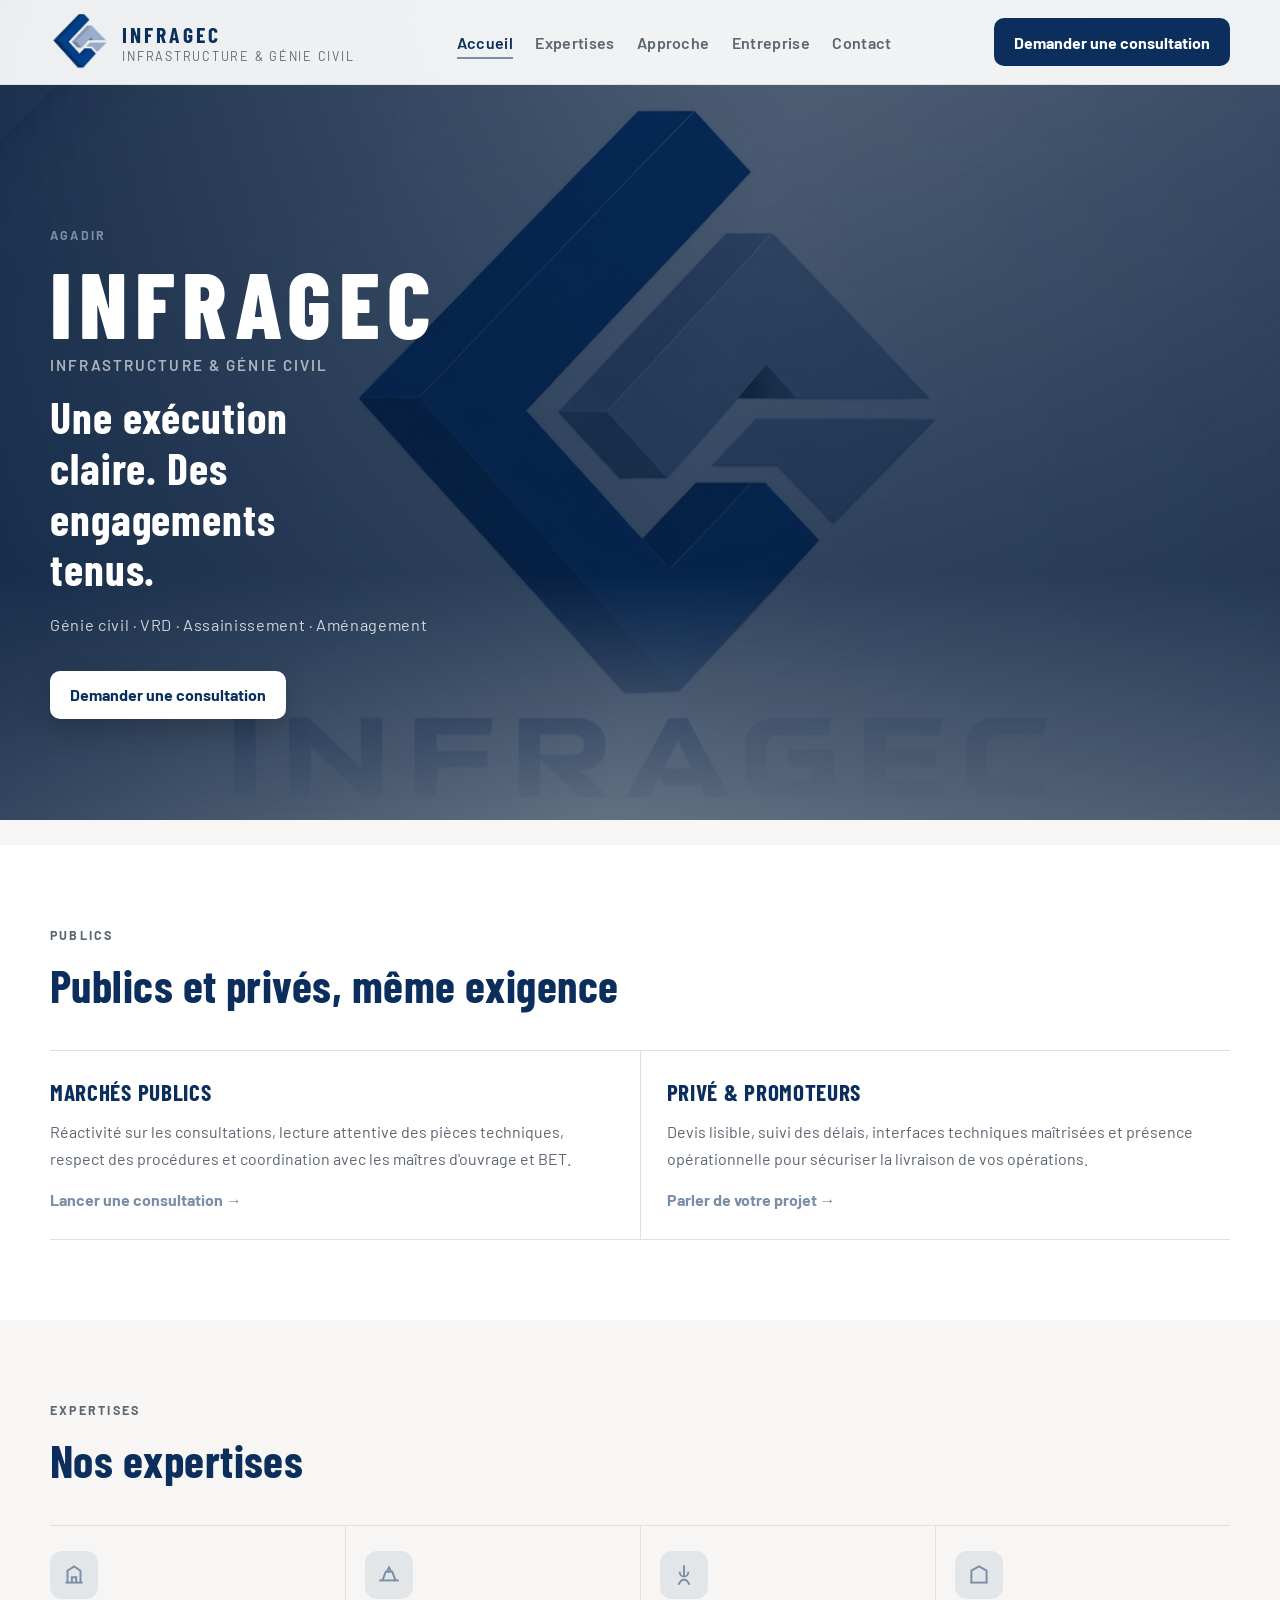
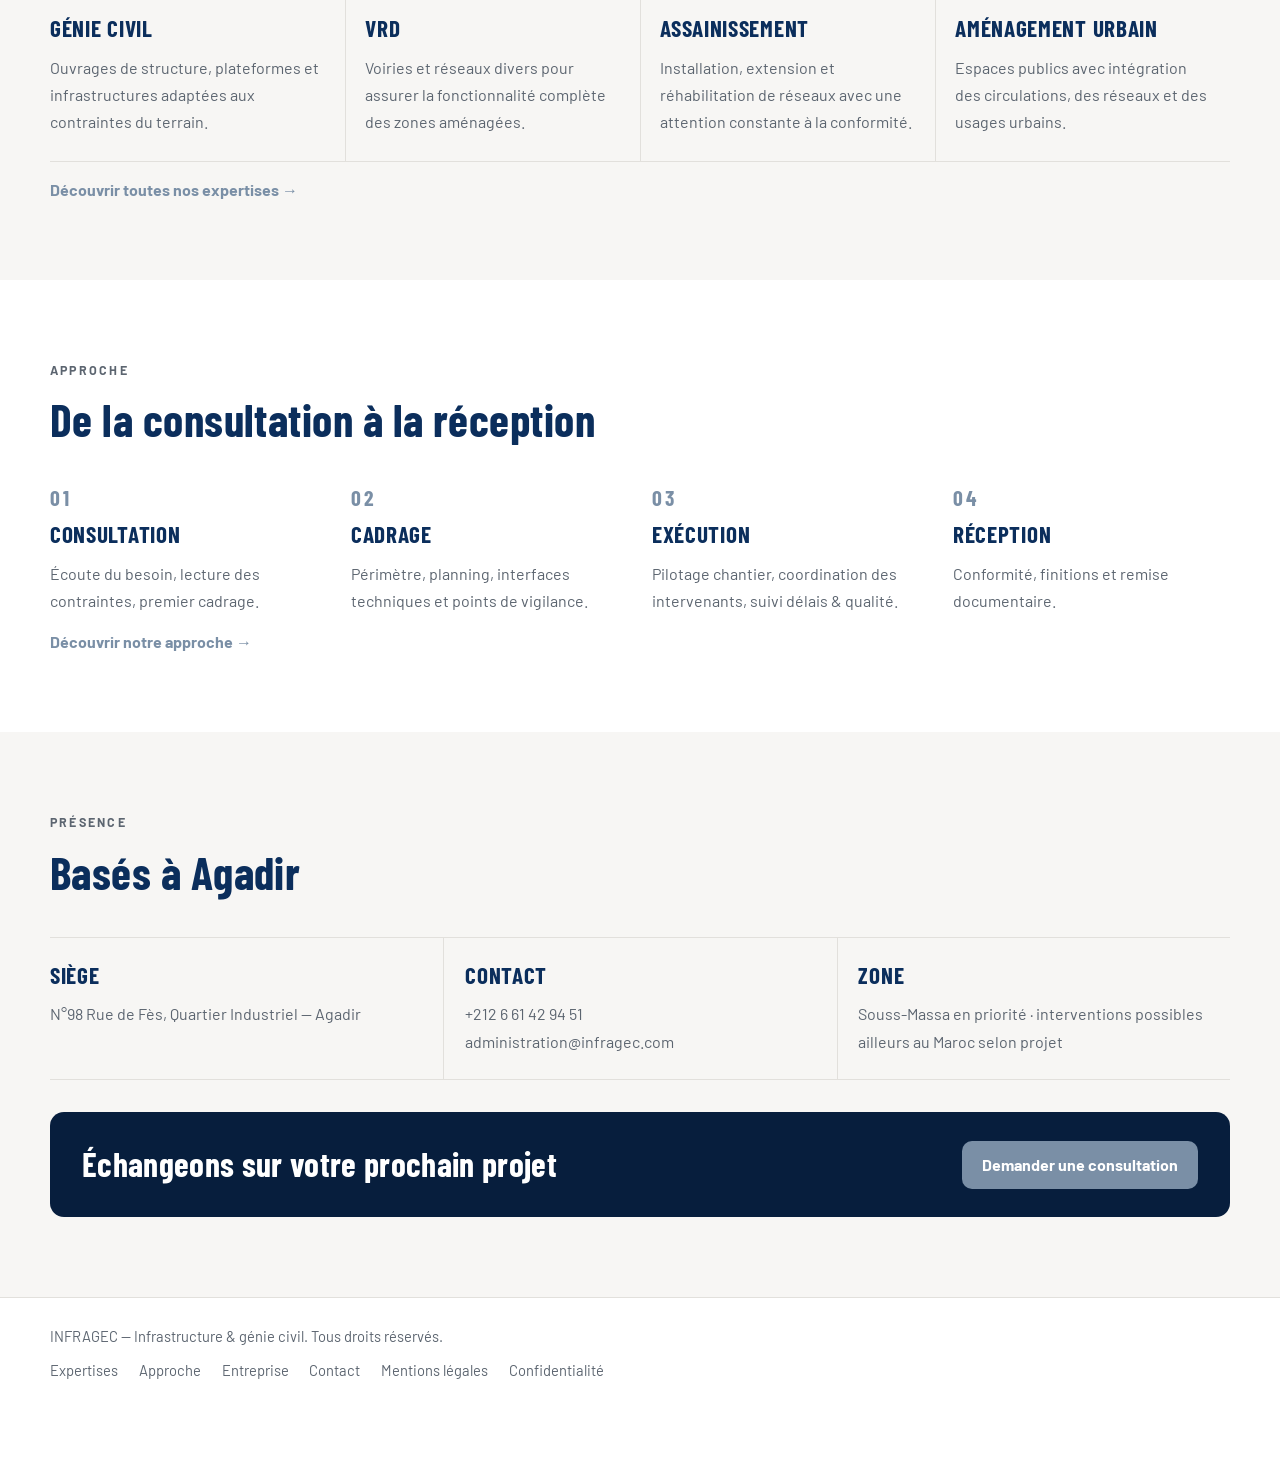
<file: index.html>
<!DOCTYPE html>
<html lang="fr">
  <head>
    <meta charset="UTF-8" />
    <meta name="viewport" content="width=device-width, initial-scale=1.0" />
    <title>INFRAGEC | Infrastructure &amp; génie civil</title>
    <meta
      name="description"
      content="INFRAGEC — Infrastructure & génie civil : une exécution claire, des engagements tenus. Entreprise basée à Agadir, pour maîtres d'ouvrage publics et privés."
    />
    <meta property="og:title" content="INFRAGEC | Infrastructure & génie civil" />
    <meta
      property="og:description"
      content="Une exécution claire, des engagements tenus. Génie civil, VRD, assainissement et aménagement urbain depuis Agadir."
    />
    <meta property="og:type" content="website" />
    <meta property="og:url" content="https://infragec.com/" />
    <meta property="og:image" content="https://infragec.com/Logo%20Infragec.png" />
    <link rel="canonical" href="https://infragec.com/" />
    <link rel="icon" href="/favicon.ico" />
    <link rel="icon" type="image/png" sizes="32x32" href="/favicon-32x32.png" />
    <link rel="icon" type="image/png" sizes="16x16" href="/favicon-16x16.png" />
    <link rel="preconnect" href="https://fonts.googleapis.com" />
    <link rel="preconnect" href="https://fonts.gstatic.com" crossorigin />
    <link
      href="https://fonts.googleapis.com/css2?family=Barlow:wght@400;500;600;700&family=Barlow+Condensed:wght@600;700;800&display=swap"
      rel="stylesheet"
    />
    <link rel="stylesheet" href="styles.css" />
  </head>
  <body>
    <div class="page-background" aria-hidden="true">
      <div class="page-background-media"></div>
      <div class="page-background-overlay"></div>
    </div>

    <header class="site-header">
      <div class="container header-inner">
        <a class="brand" href="index.html" aria-label="Retour à l'accueil">
          <span class="brand-mark">
            <img src="Logo Infragec.png" alt="Logo INFRAGEC" />
          </span>
          <span class="brand-copy">
            <strong>INFRAGEC</strong>
            <span>Infrastructure &amp; génie civil</span>
          </span>
        </a>

        <button class="menu-toggle" type="button" aria-expanded="false" aria-controls="main-nav">
          Menu
        </button>

        <nav class="main-nav" id="main-nav" aria-label="Navigation principale">
          <a class="is-active" href="index.html" aria-current="page">Accueil</a>
          <a href="expertises.html">Expertises</a>
          <a href="approche.html">Approche</a>
          <a href="entreprise.html">Entreprise</a>
          <a href="contact.html">Contact</a>
        </nav>

        <a class="header-button" href="contact.html">Demander une consultation</a>
      </div>
    </header>

    <main>
      <section class="hero" id="accueil">
        <div class="container hero-inner">
          <div class="hero-copy reveal">
            <p class="kicker">Agadir</p>
            <p class="hero-brand">INFRAGEC</p>
            <p class="hero-tagline">Infrastructure &amp; génie civil</p>
            <h1 class="hero-promise">
              Une exécution claire. Des engagements tenus.
            </h1>
            <p class="hero-description">
              Génie civil · VRD · Assainissement · Aménagement
            </p>

            <div class="hero-actions">
              <a class="button button-primary" href="contact.html">Demander une consultation</a>
            </div>
          </div>
        </div>
      </section>

      <section class="section" id="publics">
        <div class="container">
          <div class="section-header reveal">
            <p class="kicker section-kicker">Publics</p>
            <h2>Publics et privés, même exigence</h2>
          </div>

          <div class="audience-grid">
            <article class="audience-card reveal">
              <h3>Marchés publics</h3>
              <p>
                Réactivité sur les consultations, lecture attentive des pièces techniques,
                respect des procédures et coordination avec les maîtres d'ouvrage et BET.
              </p>
              <a class="text-link" href="contact.html">Lancer une consultation →</a>
            </article>
            <article class="audience-card reveal">
              <h3>Privé &amp; promoteurs</h3>
              <p>
                Devis lisible, suivi des délais, interfaces techniques maîtrisées et
                présence opérationnelle pour sécuriser la livraison de vos opérations.
              </p>
              <a class="text-link" href="contact.html">Parler de votre projet →</a>
            </article>
          </div>
        </div>
      </section>

      <section class="section alt" id="expertises">
        <div class="container">
          <div class="section-header reveal">
            <p class="kicker section-kicker">Expertises</p>
            <h2>Nos expertises</h2>
          </div>

          <div class="services-grid">
            <article class="service-card reveal">
              <div class="service-icon" aria-hidden="true">
                <svg viewBox="0 0 24 24" width="26" height="26" fill="none" stroke="currentColor" stroke-width="1.8">
                  <path d="M4 19h16" />
                  <path d="M6 19V8l6-4 6 4v11" />
                  <path d="M10 19v-5h4v5" />
                </svg>
              </div>
              <h3>Génie civil</h3>
              <p>
                Ouvrages de structure, plateformes et infrastructures adaptées aux
                contraintes du terrain.
              </p>
            </article>

            <article class="service-card reveal">
              <div class="service-icon" aria-hidden="true">
                <svg viewBox="0 0 24 24" width="26" height="26" fill="none" stroke="currentColor" stroke-width="1.8">
                  <path d="M3 17h18" />
                  <path d="M6 17l3-8h6l3 8" />
                  <path d="M10 9l2-4 2 4" />
                </svg>
              </div>
              <h3>VRD</h3>
              <p>
                Voiries et réseaux divers pour assurer la fonctionnalité complète des
                zones aménagées.
              </p>
            </article>

            <article class="service-card reveal">
              <div class="service-icon" aria-hidden="true">
                <svg viewBox="0 0 24 24" width="26" height="26" fill="none" stroke="currentColor" stroke-width="1.8">
                  <path d="M12 3v10" />
                  <path d="M8 9c0 2.5 1.8 4.5 4 4.5s4-2 4-4.5" />
                  <path d="M7 21c1.2-3.1 3-4.6 5-4.6s3.8 1.5 5 4.6" />
                </svg>
              </div>
              <h3>Assainissement</h3>
              <p>
                Installation, extension et réhabilitation de réseaux avec une attention
                constante à la conformité.
              </p>
            </article>

            <article class="service-card reveal">
              <div class="service-icon" aria-hidden="true">
                <svg viewBox="0 0 24 24" width="26" height="26" fill="none" stroke="currentColor" stroke-width="1.8">
                  <path d="M4 19h16" />
                  <path d="M5 19V8l7-4 7 4v11" />
                  <path d="M9 11h.01" />
                  <path d="M15 11h.01" />
                </svg>
              </div>
              <h3>Aménagement urbain</h3>
              <p>
                Espaces publics avec intégration des circulations, des réseaux et des
                usages urbains.
              </p>
            </article>
          </div>

          <a class="text-link section-cta reveal" href="expertises.html">Découvrir toutes nos expertises →</a>
        </div>
      </section>

      <section class="section" id="methode">
        <div class="container">
          <div class="section-header reveal">
            <p class="kicker section-kicker">Approche</p>
            <h2>De la consultation à la réception</h2>
          </div>

          <div class="steps-grid">
            <article class="step-card reveal">
              <span class="step-index">01</span>
              <h3>Consultation</h3>
              <p>Écoute du besoin, lecture des contraintes, premier cadrage.</p>
            </article>
            <article class="step-card reveal">
              <span class="step-index">02</span>
              <h3>Cadrage</h3>
              <p>Périmètre, planning, interfaces techniques et points de vigilance.</p>
            </article>
            <article class="step-card reveal">
              <span class="step-index">03</span>
              <h3>Exécution</h3>
              <p>Pilotage chantier, coordination des intervenants, suivi délais &amp; qualité.</p>
            </article>
            <article class="step-card reveal">
              <span class="step-index">04</span>
              <h3>Réception</h3>
              <p>Conformité, finitions et remise documentaire.</p>
            </article>
          </div>

          <a class="text-link section-cta reveal" href="approche.html">Découvrir notre approche →</a>
        </div>
      </section>

      <section class="section alt" id="confiance">
        <div class="container">
          <div class="section-header reveal">
            <p class="kicker section-kicker">Présence</p>
            <h2>Basés à Agadir</h2>
          </div>

          <div class="trust-grid">
            <article class="trust-card reveal">
              <h3>Siège</h3>
              <p>N°98 Rue de Fès, Quartier Industriel — Agadir</p>
            </article>
            <article class="trust-card reveal">
              <h3>Contact</h3>
              <p>
                <a href="tel:+212661429451">+212 6 61 42 94 51</a><br />
                <a href="mailto:administration@infragec.com">administration@infragec.com</a>
              </p>
            </article>
            <article class="trust-card reveal">
              <h3>Zone</h3>
              <p>Souss-Massa en priorité · interventions possibles ailleurs au Maroc selon projet</p>
            </article>
          </div>

          <div class="closing-band reveal">
            <h2>Échangeons sur votre prochain projet</h2>
            <a class="button button-navy" href="contact.html">Demander une consultation</a>
          </div>
        </div>
      </section>
    </main>

    <footer class="site-footer">
      <div class="container footer-inner">
        <div>INFRAGEC — Infrastructure &amp; génie civil. Tous droits réservés.</div>
        <nav class="footer-nav" aria-label="Pied de page">
          <a href="expertises.html">Expertises</a>
          <a href="approche.html">Approche</a>
          <a href="entreprise.html">Entreprise</a>
          <a href="contact.html">Contact</a>
          <a href="mentions-legales.html">Mentions légales</a>
          <a href="confidentialite.html">Confidentialité</a>
        </nav>
      </div>
    </footer>

    <div class="mobile-cta" aria-label="Actions rapides">
      <div class="mobile-cta-inner">
        <a class="button button-navy" href="contact.html">Consultation</a>
        <a class="button whatsapp-mini" href="https://wa.me/212661429451" target="_blank" rel="noreferrer">WhatsApp</a>
      </div>
    </div>

    <script src="script.js"></script>
  </body>
</html>
</file>
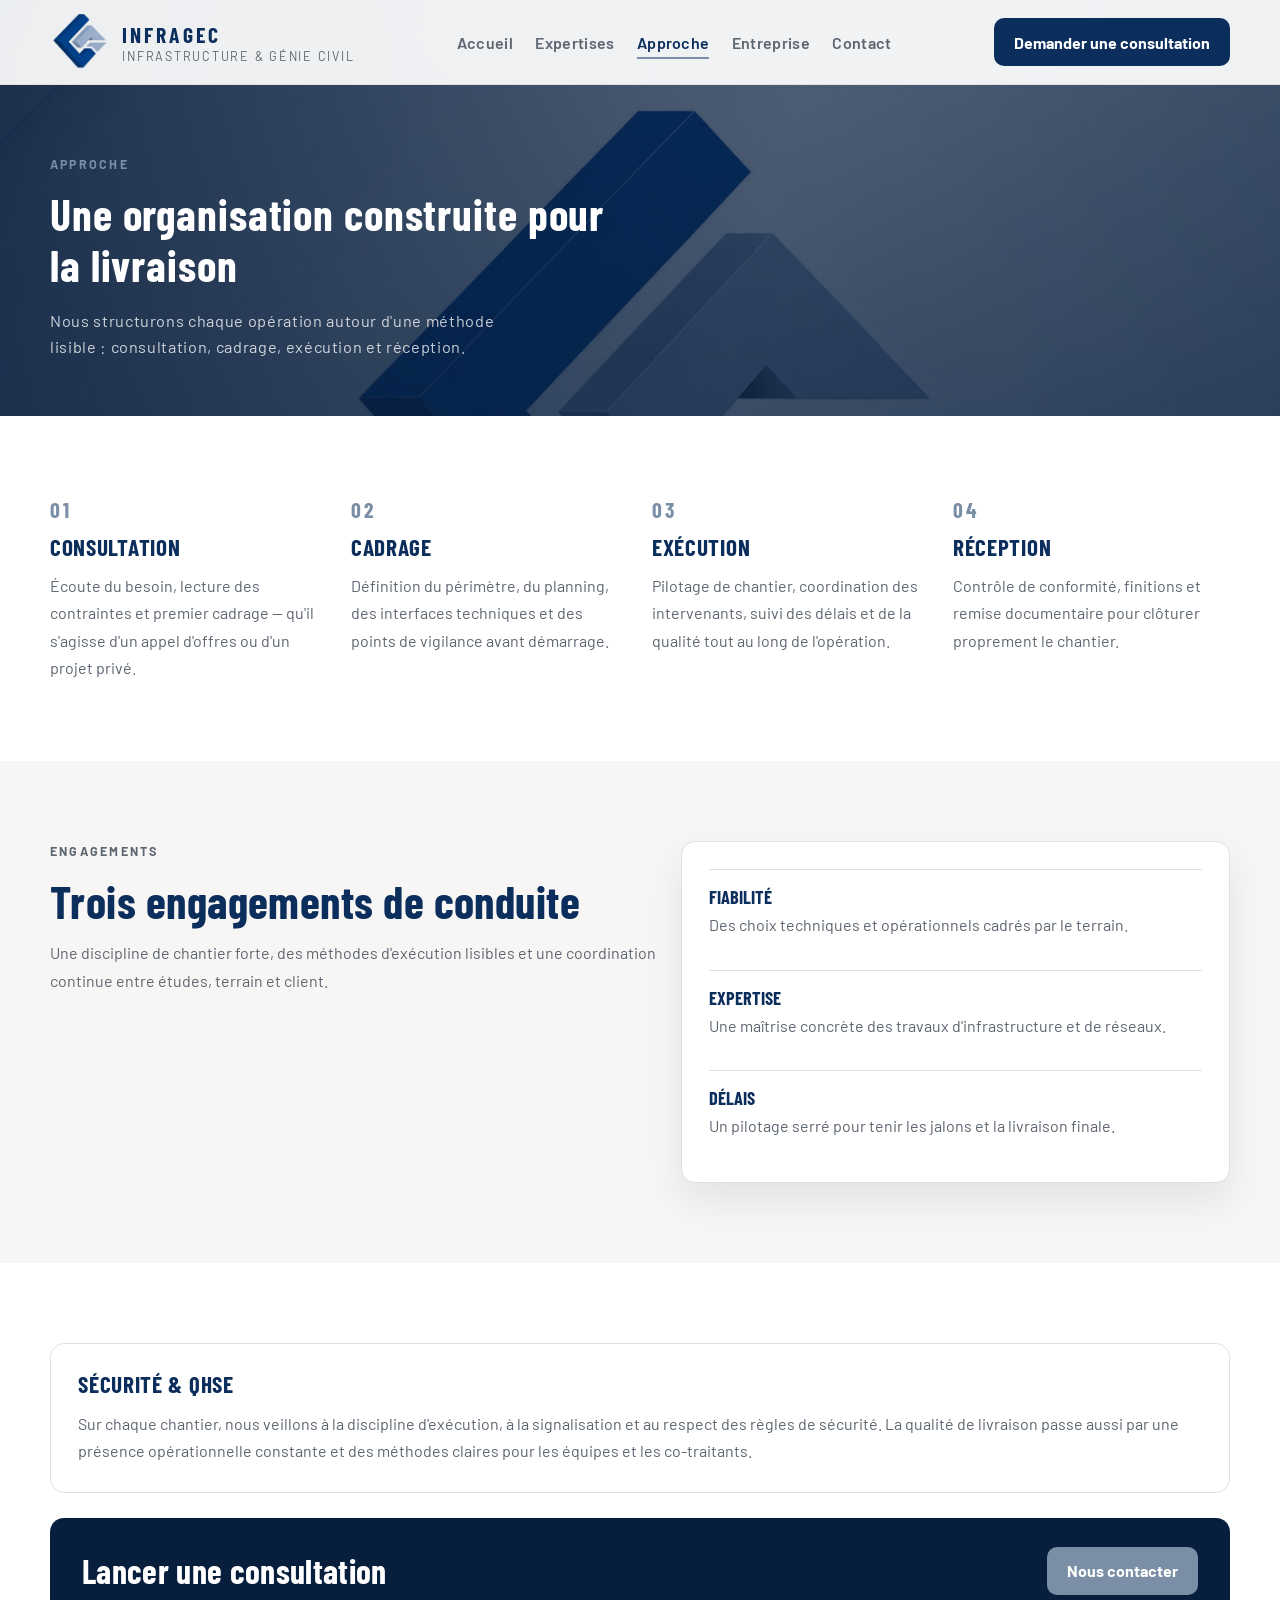
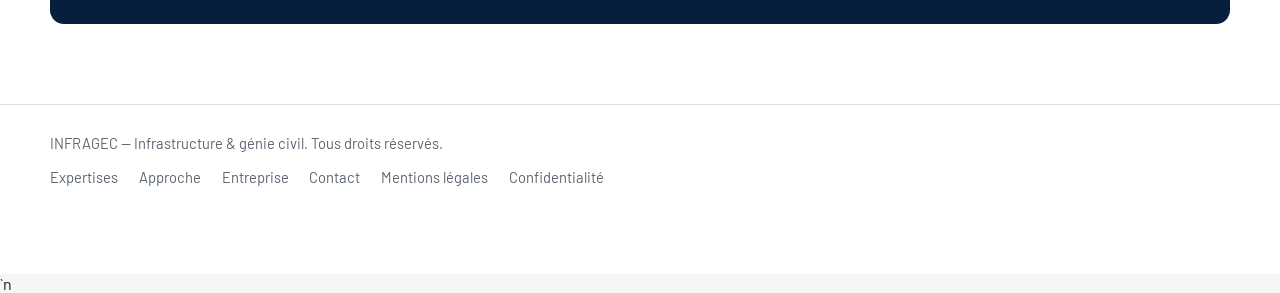
<file: approche.html>
<!DOCTYPE html>
<html lang="fr">
  <head>
    <meta charset="UTF-8" />
    <meta name="viewport" content="width=device-width, initial-scale=1.0" />
    <title>Approche | INFRAGEC</title>
    <meta
      name="description"
      content="Méthode INFRAGEC : consultation, cadrage, exécution et réception — une organisation construite pour la livraison."
    />
    <link rel="canonical" href="https://infragec.com/approche.html" />
    <link rel="icon" href="/favicon.ico" />
    <link rel="icon" type="image/png" sizes="32x32" href="/favicon-32x32.png" />
    <link rel="icon" type="image/png" sizes="16x16" href="/favicon-16x16.png" />
    <link rel="preconnect" href="https://fonts.googleapis.com" />
    <link rel="preconnect" href="https://fonts.gstatic.com" crossorigin />
    <link
      href="https://fonts.googleapis.com/css2?family=Barlow:wght@400;500;600;700&family=Barlow+Condensed:wght@600;700;800&display=swap"
      rel="stylesheet"
    />
    <link rel="stylesheet" href="styles.css" />
  </head>
  <body>
    <div class="page-background" aria-hidden="true">
      <div class="page-background-media"></div>
      <div class="page-background-overlay"></div>
    </div>

    <header class="site-header">
      <div class="container header-inner">
        <a class="brand" href="index.html" aria-label="Retour à l'accueil">
          <span class="brand-mark">
            <img src="Logo Infragec.png" alt="Logo INFRAGEC" />
          </span>
          <span class="brand-copy">
            <strong>INFRAGEC</strong>
            <span>Infrastructure &amp; génie civil</span>
          </span>
        </a>

        <button class="menu-toggle" type="button" aria-expanded="false" aria-controls="main-nav">
          Menu
        </button>

        <nav class="main-nav" id="main-nav" aria-label="Navigation principale">
          <a href="index.html">Accueil</a>
          <a href="expertises.html">Expertises</a>
          <a class="is-active" href="approche.html" aria-current="page">Approche</a>
          <a href="entreprise.html">Entreprise</a>
          <a href="contact.html">Contact</a>
        </nav>

        <a class="header-button" href="contact.html">Demander une consultation</a>
      </div>
    </header>

    <main>
      <section class="hero page-hero">
        <div class="container hero-inner">
          <div class="hero-copy reveal">
            <p class="kicker">Approche</p>
            <h1 class="hero-promise">Une organisation construite pour la livraison</h1>
            <p class="hero-description">
              Nous structurons chaque opération autour d'une méthode lisible :
              consultation, cadrage, exécution et réception.
            </p>
          </div>
        </div>
      </section>

      <section class="section">
        <div class="container">
          <div class="steps-grid">
            <article class="step-card reveal">
              <span class="step-index">01</span>
              <h3>Consultation</h3>
              <p>
                Écoute du besoin, lecture des contraintes et premier cadrage —
                qu'il s'agisse d'un appel d'offres ou d'un projet privé.
              </p>
            </article>
            <article class="step-card reveal">
              <span class="step-index">02</span>
              <h3>Cadrage</h3>
              <p>
                Définition du périmètre, du planning, des interfaces techniques
                et des points de vigilance avant démarrage.
              </p>
            </article>
            <article class="step-card reveal">
              <span class="step-index">03</span>
              <h3>Exécution</h3>
              <p>
                Pilotage de chantier, coordination des intervenants, suivi des
                délais et de la qualité tout au long de l'opération.
              </p>
            </article>
            <article class="step-card reveal">
              <span class="step-index">04</span>
              <h3>Réception</h3>
              <p>
                Contrôle de conformité, finitions et remise documentaire pour
                clôturer proprement le chantier.
              </p>
            </article>
          </div>
        </div>
      </section>

      <section class="section alt">
        <div class="container about-grid">
          <div class="section-header reveal">
            <p class="kicker section-kicker">Engagements</p>
            <h2>Trois engagements de conduite</h2>
            <p>
              Une discipline de chantier forte, des méthodes d'exécution lisibles
              et une coordination continue entre études, terrain et client.
            </p>
          </div>

          <aside class="about-panel reveal">
            <div class="about-highlights" style="grid-template-columns: 1fr; margin-top: 0">
              <article>
                <strong>Fiabilité</strong>
                <span>Des choix techniques et opérationnels cadrés par le terrain.</span>
              </article>
              <article>
                <strong>Expertise</strong>
                <span>Une maîtrise concrète des travaux d'infrastructure et de réseaux.</span>
              </article>
              <article>
                <strong>Délais</strong>
                <span>Un pilotage serré pour tenir les jalons et la livraison finale.</span>
              </article>
            </div>
          </aside>
        </div>
      </section>

      <section class="section">
        <div class="container">
          <div class="content-panel reveal">
            <h3>Sécurité &amp; QHSE</h3>
            <p>
              Sur chaque chantier, nous veillons à la discipline d'exécution, à la
              signalisation et au respect des règles de sécurité. La qualité de
              livraison passe aussi par une présence opérationnelle constante et
              des méthodes claires pour les équipes et les co-traitants.
            </p>
          </div>

          <div class="closing-band reveal" style="margin-top: 1.6rem">
            <h2>Lancer une consultation</h2>
            <a class="button button-navy" href="contact.html">Nous contacter</a>
          </div>
        </div>
      </section>
    </main>

    <footer class="site-footer">
      <div class="container footer-inner">
        <div>INFRAGEC — Infrastructure &amp; génie civil. Tous droits réservés.</div>
        <nav class="footer-nav" aria-label="Pied de page">
          <a href="expertises.html">Expertises</a>
          <a href="approche.html">Approche</a>
          <a href="entreprise.html">Entreprise</a>
          <a href="contact.html">Contact</a>
          <a href="mentions-legales.html">Mentions légales</a>
          <a href="confidentialite.html">Confidentialité</a>
        </nav>
      </div>
    </footer>
    <div class="mobile-cta" aria-label="Actions rapides">
      <div class="mobile-cta-inner">
        <a class="button button-navy" href="contact.html">Consultation</a>
        <a class="button whatsapp-mini" href="https://wa.me/212661429451" target="_blank" rel="noreferrer">WhatsApp</a>
      </div>
    </div>
`n    <script src="script.js"></script>
  </body>
</html>
</file>
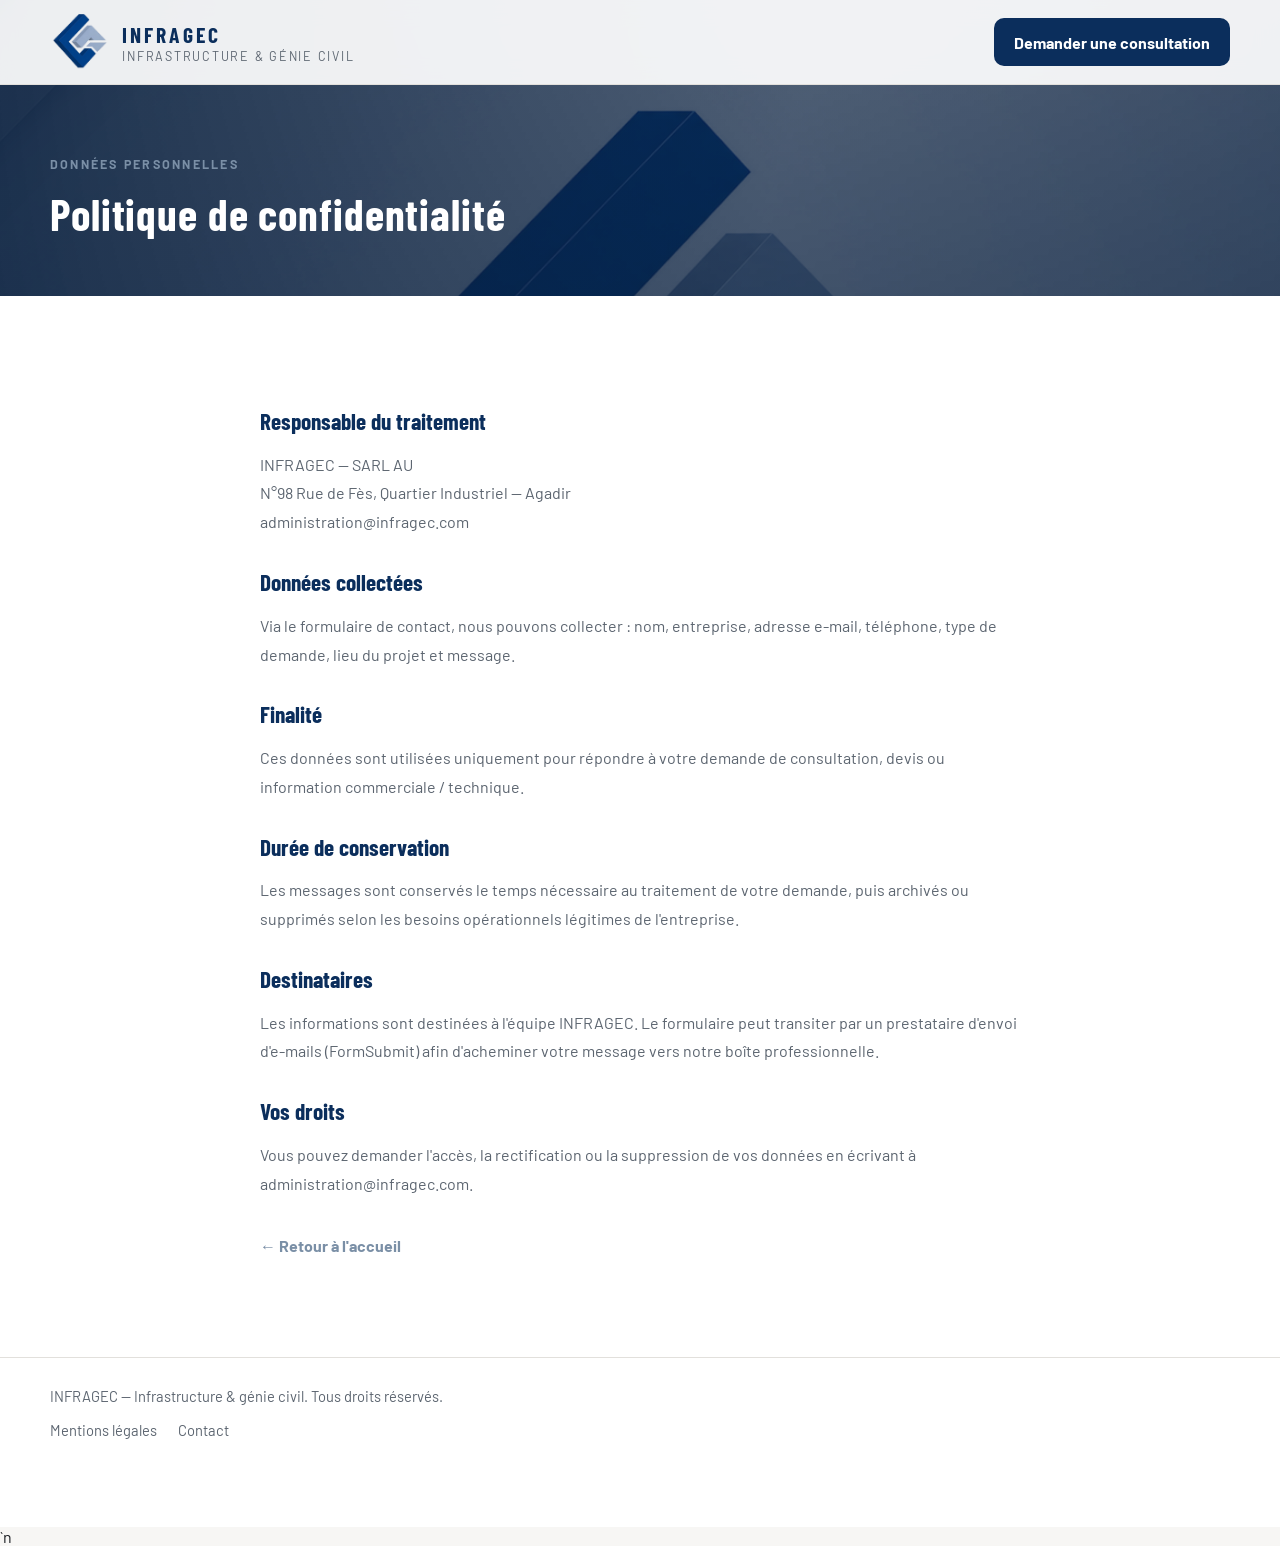
<file: confidentialite.html>
<!DOCTYPE html>
<html lang="fr">
  <head>
    <meta charset="UTF-8" />
    <meta name="viewport" content="width=device-width, initial-scale=1.0" />
    <title>Confidentialité | INFRAGEC</title>
    <meta name="description" content="Politique de confidentialité du site INFRAGEC." />
    <meta name="robots" content="noindex" />
    <link rel="icon" href="/favicon.ico" />
    <link rel="stylesheet" href="https://fonts.googleapis.com/css2?family=Barlow:wght@400;500;600;700&family=Barlow+Condensed:wght@600;700;800&display=swap" />
    <link rel="stylesheet" href="styles.css" />
  </head>
  <body>
    <div class="page-background" aria-hidden="true">
      <div class="page-background-media"></div>
      <div class="page-background-overlay"></div>
    </div>

    <header class="site-header">
      <div class="container header-inner">
        <a class="brand" href="index.html" aria-label="Retour à l'accueil">
          <span class="brand-mark">
            <img src="Logo Infragec.png" alt="Logo INFRAGEC" />
          </span>
          <span class="brand-copy">
            <strong>INFRAGEC</strong>
            <span>Infrastructure &amp; génie civil</span>
          </span>
        </a>
        <a class="header-button" href="contact.html">Demander une consultation</a>
      </div>
    </header>

    <main>
      <section class="hero page-hero">
        <div class="container hero-inner">
          <div class="hero-copy reveal">
            <p class="kicker">Données personnelles</p>
            <h1 class="hero-promise">Politique de confidentialité</h1>
          </div>
        </div>
      </section>

      <section class="section">
        <div class="container legal-content reveal">
          <h2>Responsable du traitement</h2>
          <p>
            INFRAGEC — SARL AU<br />
            N°98 Rue de Fès, Quartier Industriel — Agadir<br />
            <a href="mailto:administration@infragec.com">administration@infragec.com</a>
          </p>

          <h2>Données collectées</h2>
          <p>
            Via le formulaire de contact, nous pouvons collecter : nom, entreprise,
            adresse e-mail, téléphone, type de demande, lieu du projet et message.
          </p>

          <h2>Finalité</h2>
          <p>
            Ces données sont utilisées uniquement pour répondre à votre demande de
            consultation, devis ou information commerciale / technique.
          </p>

          <h2>Durée de conservation</h2>
          <p>
            Les messages sont conservés le temps nécessaire au traitement de votre
            demande, puis archivés ou supprimés selon les besoins opérationnels
            légitimes de l'entreprise.
          </p>

          <h2>Destinataires</h2>
          <p>
            Les informations sont destinées à l'équipe INFRAGEC. Le formulaire peut
            transiter par un prestataire d'envoi d'e-mails (FormSubmit) afin
            d'acheminer votre message vers notre boîte professionnelle.
          </p>

          <h2>Vos droits</h2>
          <p>
            Vous pouvez demander l'accès, la rectification ou la suppression de vos
            données en écrivant à
            <a href="mailto:administration@infragec.com">administration@infragec.com</a>.
          </p>

          <p><a class="text-link" href="index.html">← Retour à l'accueil</a></p>
        </div>
      </section>
    </main>

    <footer class="site-footer">
      <div class="container footer-inner">
        <div>INFRAGEC — Infrastructure &amp; génie civil. Tous droits réservés.</div>
        <nav class="footer-nav" aria-label="Pied de page">
          <a href="mentions-legales.html">Mentions légales</a>
          <a href="contact.html">Contact</a>
        </nav>
      </div>
    </footer>
    <div class="mobile-cta" aria-label="Actions rapides">
      <div class="mobile-cta-inner">
        <a class="button button-navy" href="contact.html">Consultation</a>
        <a class="button whatsapp-mini" href="https://wa.me/212661429451" target="_blank" rel="noreferrer">WhatsApp</a>
      </div>
    </div>
`n    <script src="script.js"></script>
  </body>
</html>
</file>
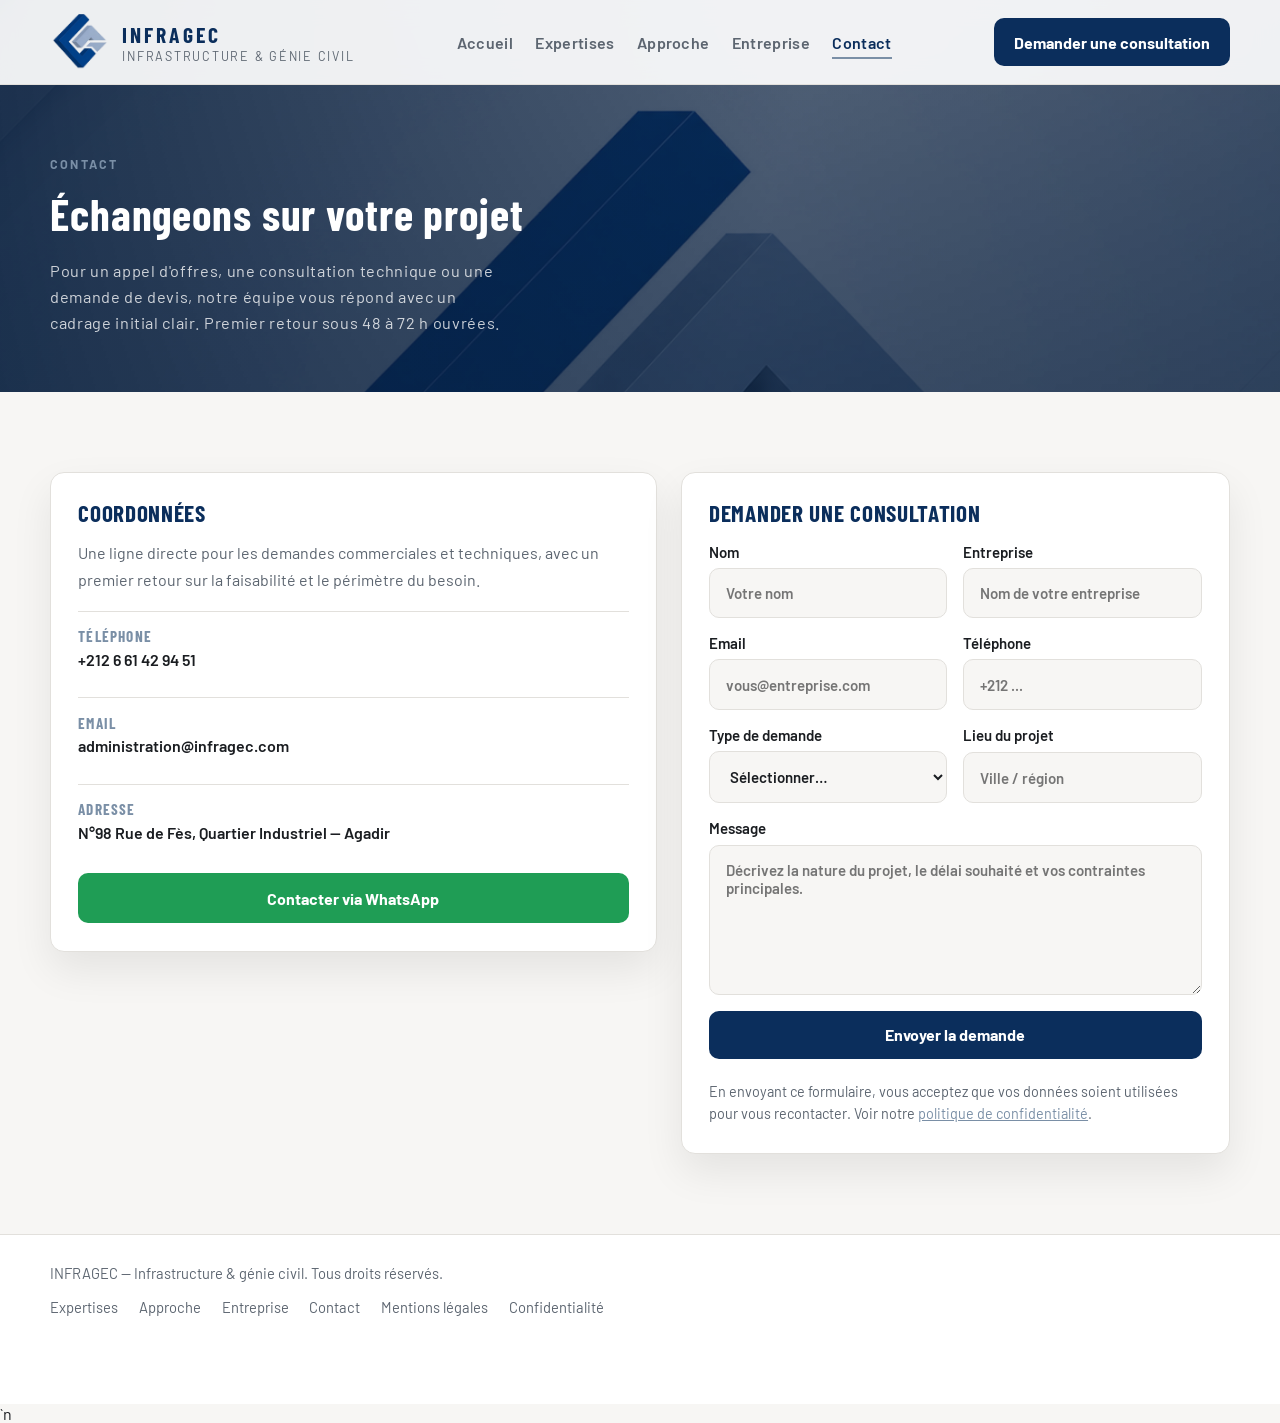
<file: contact.html>
<!DOCTYPE html>
<html lang="fr">
  <head>
    <meta charset="UTF-8" />
    <meta name="viewport" content="width=device-width, initial-scale=1.0" />
    <title>Contact | INFRAGEC</title>
    <meta
      name="description"
      content="Contactez INFRAGEC pour un appel d'offres, une consultation technique ou un devis. Agadir — +212 6 61 42 94 51."
    />
    <link rel="canonical" href="https://infragec.com/contact.html" />
    <link rel="icon" href="/favicon.ico" />
    <link rel="icon" type="image/png" sizes="32x32" href="/favicon-32x32.png" />
    <link rel="icon" type="image/png" sizes="16x16" href="/favicon-16x16.png" />
    <link rel="preconnect" href="https://fonts.googleapis.com" />
    <link rel="preconnect" href="https://fonts.gstatic.com" crossorigin />
    <link
      href="https://fonts.googleapis.com/css2?family=Barlow:wght@400;500;600;700&family=Barlow+Condensed:wght@600;700;800&display=swap"
      rel="stylesheet"
    />
    <link rel="stylesheet" href="styles.css" />
  </head>
  <body>
    <div class="page-background" aria-hidden="true">
      <div class="page-background-media"></div>
      <div class="page-background-overlay"></div>
    </div>

    <header class="site-header">
      <div class="container header-inner">
        <a class="brand" href="index.html" aria-label="Retour à l'accueil">
          <span class="brand-mark">
            <img src="Logo Infragec.png" alt="Logo INFRAGEC" />
          </span>
          <span class="brand-copy">
            <strong>INFRAGEC</strong>
            <span>Infrastructure &amp; génie civil</span>
          </span>
        </a>

        <button class="menu-toggle" type="button" aria-expanded="false" aria-controls="main-nav">
          Menu
        </button>

        <nav class="main-nav" id="main-nav" aria-label="Navigation principale">
          <a href="index.html">Accueil</a>
          <a href="expertises.html">Expertises</a>
          <a href="approche.html">Approche</a>
          <a href="entreprise.html">Entreprise</a>
          <a class="is-active" href="contact.html" aria-current="page">Contact</a>
        </nav>

        <a class="header-button" href="contact.html">Demander une consultation</a>
      </div>
    </header>

    <main>
      <section class="hero page-hero">
        <div class="container hero-inner">
          <div class="hero-copy reveal">
            <p class="kicker">Contact</p>
            <h1 class="hero-promise">Échangeons sur votre projet</h1>
            <p class="hero-description">
              Pour un appel d'offres, une consultation technique ou une demande de
              devis, notre équipe vous répond avec un cadrage initial clair.
              Premier retour sous 48 à 72 h ouvrées.
            </p>
          </div>
        </div>
      </section>

      <section class="section alt">
        <div class="container">
          <div class="contact-grid">
            <aside class="contact-panel reveal">
              <h3>Coordonnées</h3>
              <p>
                Une ligne directe pour les demandes commerciales et techniques,
                avec un premier retour sur la faisabilité et le périmètre du besoin.
              </p>

              <div class="contact-list">
                <div class="contact-item">
                  <strong>Téléphone</strong>
                  <a href="tel:+212661429451">+212 6 61 42 94 51</a>
                </div>
                <div class="contact-item">
                  <strong>Email</strong>
                  <a href="mailto:administration@infragec.com">administration@infragec.com</a>
                </div>
                <div class="contact-item">
                  <strong>Adresse</strong>
                  <span>N°98 Rue de Fès, Quartier Industriel — Agadir</span>
                </div>
              </div>

              <a
                class="whatsapp-button"
                href="https://wa.me/212661429451"
                target="_blank"
                rel="noreferrer"
              >
                Contacter via WhatsApp
              </a>
            </aside>

            <div class="contact-form reveal">
              <h3>Demander une consultation</h3>
              <form
                id="contact-form"
                action="https://formsubmit.co/administration@infragec.com"
                method="POST"
              >
                <input type="hidden" name="_subject" value="Nouvelle consultation — INFRAGEC" />
                <input type="hidden" name="_captcha" value="false" />
                <input type="hidden" name="_template" value="table" />
                <input type="hidden" name="_next" value="https://infragec.com/contact.html?envoye=1" />
                <input type="text" name="_honey" style="display: none" tabindex="-1" autocomplete="off" />

                <div class="form-row">
                  <label>
                    Nom
                    <input type="text" name="name" placeholder="Votre nom" required />
                  </label>
                  <label>
                    Entreprise
                    <input type="text" name="company" placeholder="Nom de votre entreprise" />
                  </label>
                </div>

                <div class="form-row">
                  <label>
                    Email
                    <input type="email" name="email" placeholder="vous@entreprise.com" required />
                  </label>
                  <label>
                    Téléphone
                    <input type="tel" name="phone" placeholder="+212 ..." />
                  </label>
                </div>

                <div class="form-row">
                  <label>
                    Type de demande
                    <select name="type" required>
                      <option value="">Sélectionner…</option>
                      <option value="Marché public">Marché public</option>
                      <option value="Projet privé">Projet privé</option>
                      <option value="Autre">Autre</option>
                    </select>
                  </label>
                  <label>
                    Lieu du projet
                    <input type="text" name="location" placeholder="Ville / région" />
                  </label>
                </div>

                <label>
                  Message
                  <textarea
                    name="message"
                    placeholder="Décrivez la nature du projet, le délai souhaité et vos contraintes principales."
                    required
                  ></textarea>
                </label>

                <button class="button button-navy submit-button" type="submit">
                  Envoyer la demande
                </button>
                <p class="form-note">
                  En envoyant ce formulaire, vous acceptez que vos données soient utilisées
                  pour vous recontacter. Voir notre
                  <a href="confidentialite.html">politique de confidentialité</a>.
                </p>
                <p class="form-status" id="form-status" role="status"></p>
              </form>
            </div>
          </div>
        </div>
      </section>
    </main>

    <footer class="site-footer">
      <div class="container footer-inner">
        <div>INFRAGEC — Infrastructure &amp; génie civil. Tous droits réservés.</div>
        <nav class="footer-nav" aria-label="Pied de page">
          <a href="expertises.html">Expertises</a>
          <a href="approche.html">Approche</a>
          <a href="entreprise.html">Entreprise</a>
          <a href="contact.html">Contact</a>
          <a href="mentions-legales.html">Mentions légales</a>
          <a href="confidentialite.html">Confidentialité</a>
        </nav>
      </div>
    </footer>
    <div class="mobile-cta" aria-label="Actions rapides">
      <div class="mobile-cta-inner">
        <a class="button button-navy" href="contact.html">Consultation</a>
        <a class="button whatsapp-mini" href="https://wa.me/212661429451" target="_blank" rel="noreferrer">WhatsApp</a>
      </div>
    </div>
`n    <script src="script.js"></script>
  </body>
</html>
</file>
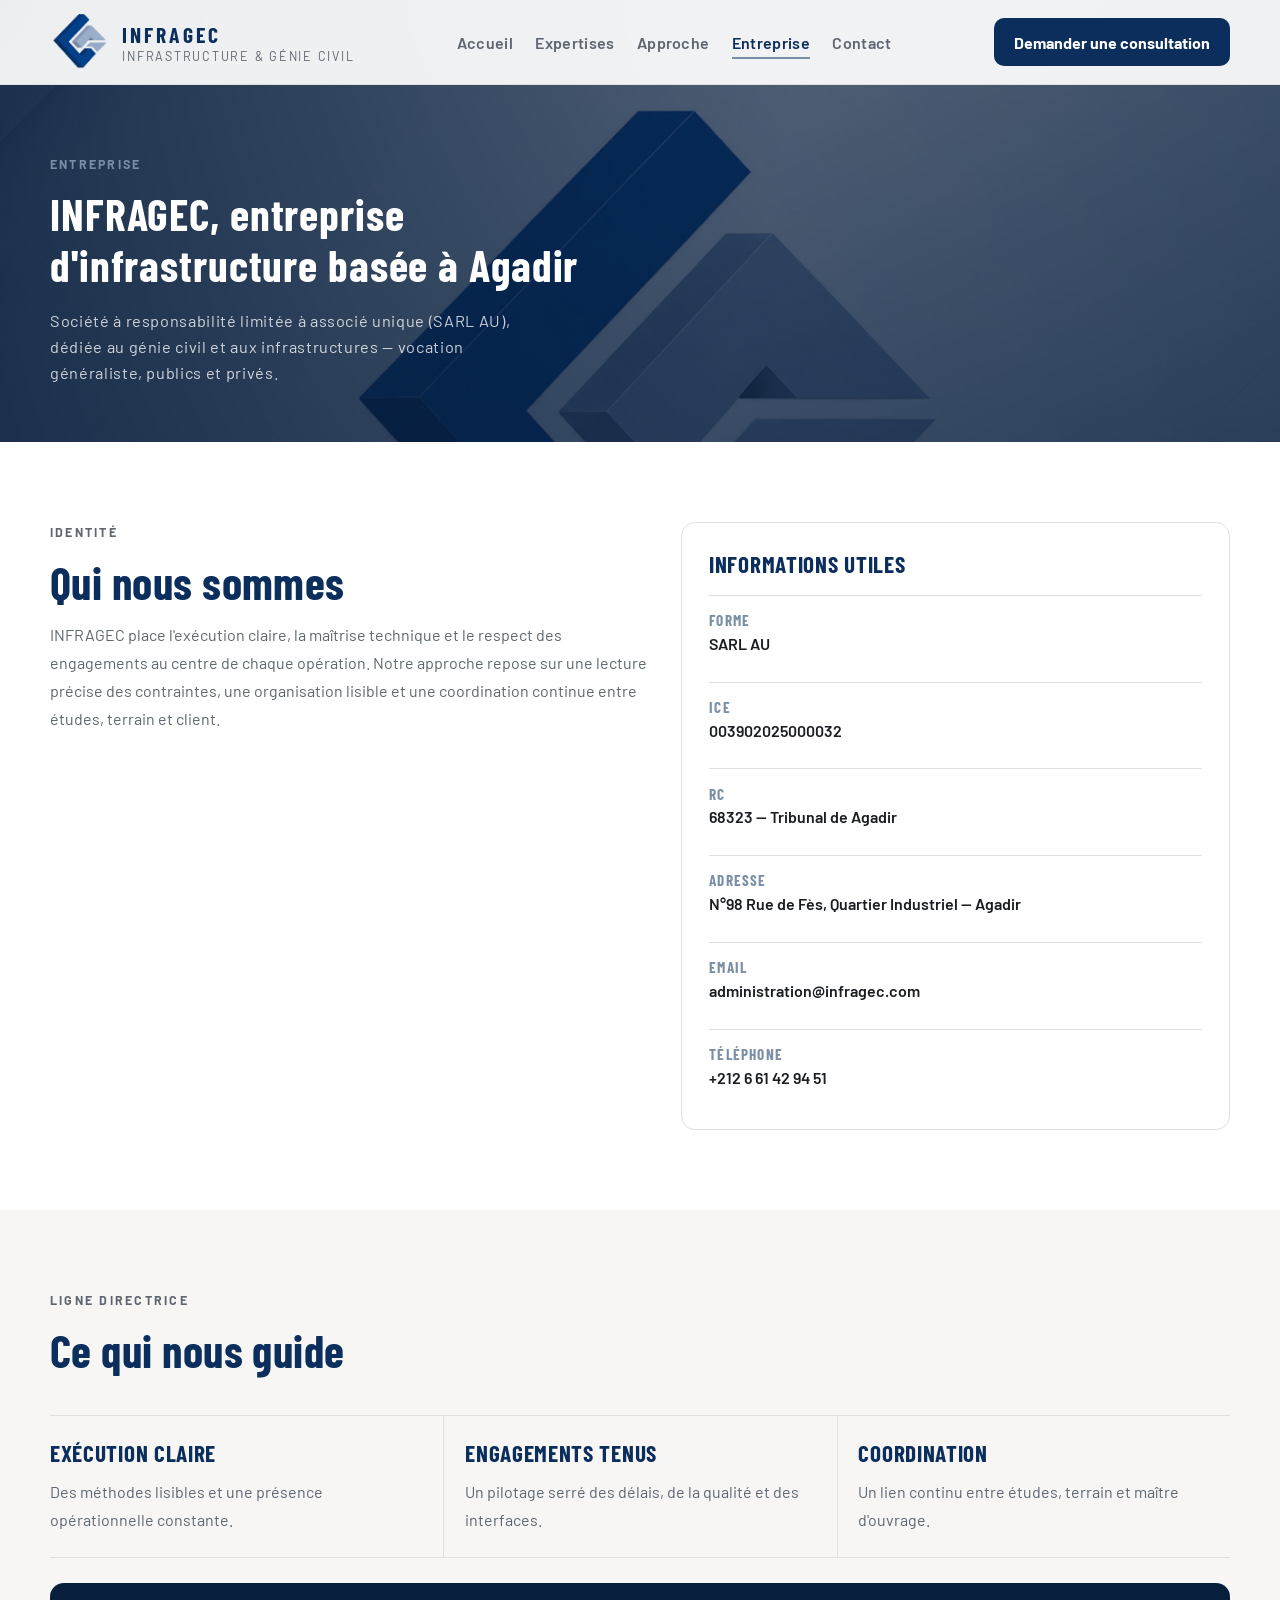
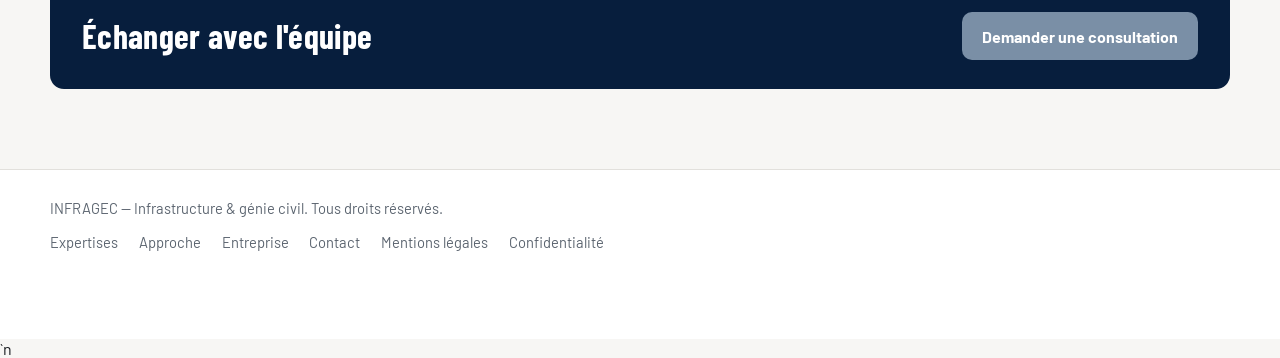
<file: entreprise.html>
<!DOCTYPE html>
<html lang="fr">
  <head>
    <meta charset="UTF-8" />
    <meta name="viewport" content="width=device-width, initial-scale=1.0" />
    <title>Entreprise | INFRAGEC</title>
    <meta
      name="description"
      content="INFRAGEC, SARL AU basée à Agadir — entreprise d'infrastructure et de génie civil pour maîtres d'ouvrage publics et privés."
    />
    <link rel="canonical" href="https://infragec.com/entreprise.html" />
    <link rel="icon" href="/favicon.ico" />
    <link rel="icon" type="image/png" sizes="32x32" href="/favicon-32x32.png" />
    <link rel="icon" type="image/png" sizes="16x16" href="/favicon-16x16.png" />
    <link rel="preconnect" href="https://fonts.googleapis.com" />
    <link rel="preconnect" href="https://fonts.gstatic.com" crossorigin />
    <link
      href="https://fonts.googleapis.com/css2?family=Barlow:wght@400;500;600;700&family=Barlow+Condensed:wght@600;700;800&display=swap"
      rel="stylesheet"
    />
    <link rel="stylesheet" href="styles.css" />
  </head>
  <body>
    <div class="page-background" aria-hidden="true">
      <div class="page-background-media"></div>
      <div class="page-background-overlay"></div>
    </div>

    <header class="site-header">
      <div class="container header-inner">
        <a class="brand" href="index.html" aria-label="Retour à l'accueil">
          <span class="brand-mark">
            <img src="Logo Infragec.png" alt="Logo INFRAGEC" />
          </span>
          <span class="brand-copy">
            <strong>INFRAGEC</strong>
            <span>Infrastructure &amp; génie civil</span>
          </span>
        </a>

        <button class="menu-toggle" type="button" aria-expanded="false" aria-controls="main-nav">
          Menu
        </button>

        <nav class="main-nav" id="main-nav" aria-label="Navigation principale">
          <a href="index.html">Accueil</a>
          <a href="expertises.html">Expertises</a>
          <a href="approche.html">Approche</a>
          <a class="is-active" href="entreprise.html" aria-current="page">Entreprise</a>
          <a href="contact.html">Contact</a>
        </nav>

        <a class="header-button" href="contact.html">Demander une consultation</a>
      </div>
    </header>

    <main>
      <section class="hero page-hero">
        <div class="container hero-inner">
          <div class="hero-copy reveal">
            <p class="kicker">Entreprise</p>
            <h1 class="hero-promise">INFRAGEC, entreprise d'infrastructure basée à Agadir</h1>
            <p class="hero-description">
              Société à responsabilité limitée à associé unique (SARL AU), dédiée au
              génie civil et aux infrastructures — vocation généraliste, publics et privés.
            </p>
          </div>
        </div>
      </section>

      <section class="section">
        <div class="container about-grid">
          <div class="section-header reveal">
            <p class="kicker section-kicker">Identité</p>
            <h2>Qui nous sommes</h2>
            <p>
              INFRAGEC place l'exécution claire, la maîtrise technique et le respect
              des engagements au centre de chaque opération. Notre approche repose sur
              une lecture précise des contraintes, une organisation lisible et une
              coordination continue entre études, terrain et client.
            </p>
          </div>

          <aside class="about-panel reveal">
            <h3>Informations utiles</h3>
            <div class="contact-list">
              <div class="contact-item">
                <strong>Forme</strong>
                <span>SARL AU</span>
              </div>
              <div class="contact-item">
                <strong>ICE</strong>
                <span>003902025000032</span>
              </div>
              <div class="contact-item">
                <strong>RC</strong>
                <span>68323 — Tribunal de Agadir</span>
              </div>
              <div class="contact-item">
                <strong>Adresse</strong>
                <span>N°98 Rue de Fès, Quartier Industriel — Agadir</span>
              </div>
              <div class="contact-item">
                <strong>Email</strong>
                <a href="mailto:administration@infragec.com">administration@infragec.com</a>
              </div>
              <div class="contact-item">
                <strong>Téléphone</strong>
                <a href="tel:+212661429451">+212 6 61 42 94 51</a>
              </div>
            </div>
          </aside>
        </div>
      </section>

      <section class="section alt">
        <div class="container">
          <div class="section-header reveal">
            <p class="kicker section-kicker">Ligne directrice</p>
            <h2>Ce qui nous guide</h2>
          </div>

          <div class="trust-grid">
            <article class="trust-card reveal">
              <h3>Exécution claire</h3>
              <p>Des méthodes lisibles et une présence opérationnelle constante.</p>
            </article>
            <article class="trust-card reveal">
              <h3>Engagements tenus</h3>
              <p>Un pilotage serré des délais, de la qualité et des interfaces.</p>
            </article>
            <article class="trust-card reveal">
              <h3>Coordination</h3>
              <p>Un lien continu entre études, terrain et maître d'ouvrage.</p>
            </article>
          </div>

          <div class="closing-band reveal" style="margin-top: 1.6rem">
            <h2>Échanger avec l'équipe</h2>
            <a class="button button-navy" href="contact.html">Demander une consultation</a>
          </div>
        </div>
      </section>
    </main>

    <footer class="site-footer">
      <div class="container footer-inner">
        <div>INFRAGEC — Infrastructure &amp; génie civil. Tous droits réservés.</div>
        <nav class="footer-nav" aria-label="Pied de page">
          <a href="expertises.html">Expertises</a>
          <a href="approche.html">Approche</a>
          <a href="entreprise.html">Entreprise</a>
          <a href="contact.html">Contact</a>
          <a href="mentions-legales.html">Mentions légales</a>
          <a href="confidentialite.html">Confidentialité</a>
        </nav>
      </div>
    </footer>
    <div class="mobile-cta" aria-label="Actions rapides">
      <div class="mobile-cta-inner">
        <a class="button button-navy" href="contact.html">Consultation</a>
        <a class="button whatsapp-mini" href="https://wa.me/212661429451" target="_blank" rel="noreferrer">WhatsApp</a>
      </div>
    </div>
`n    <script src="script.js"></script>
  </body>
</html>
</file>
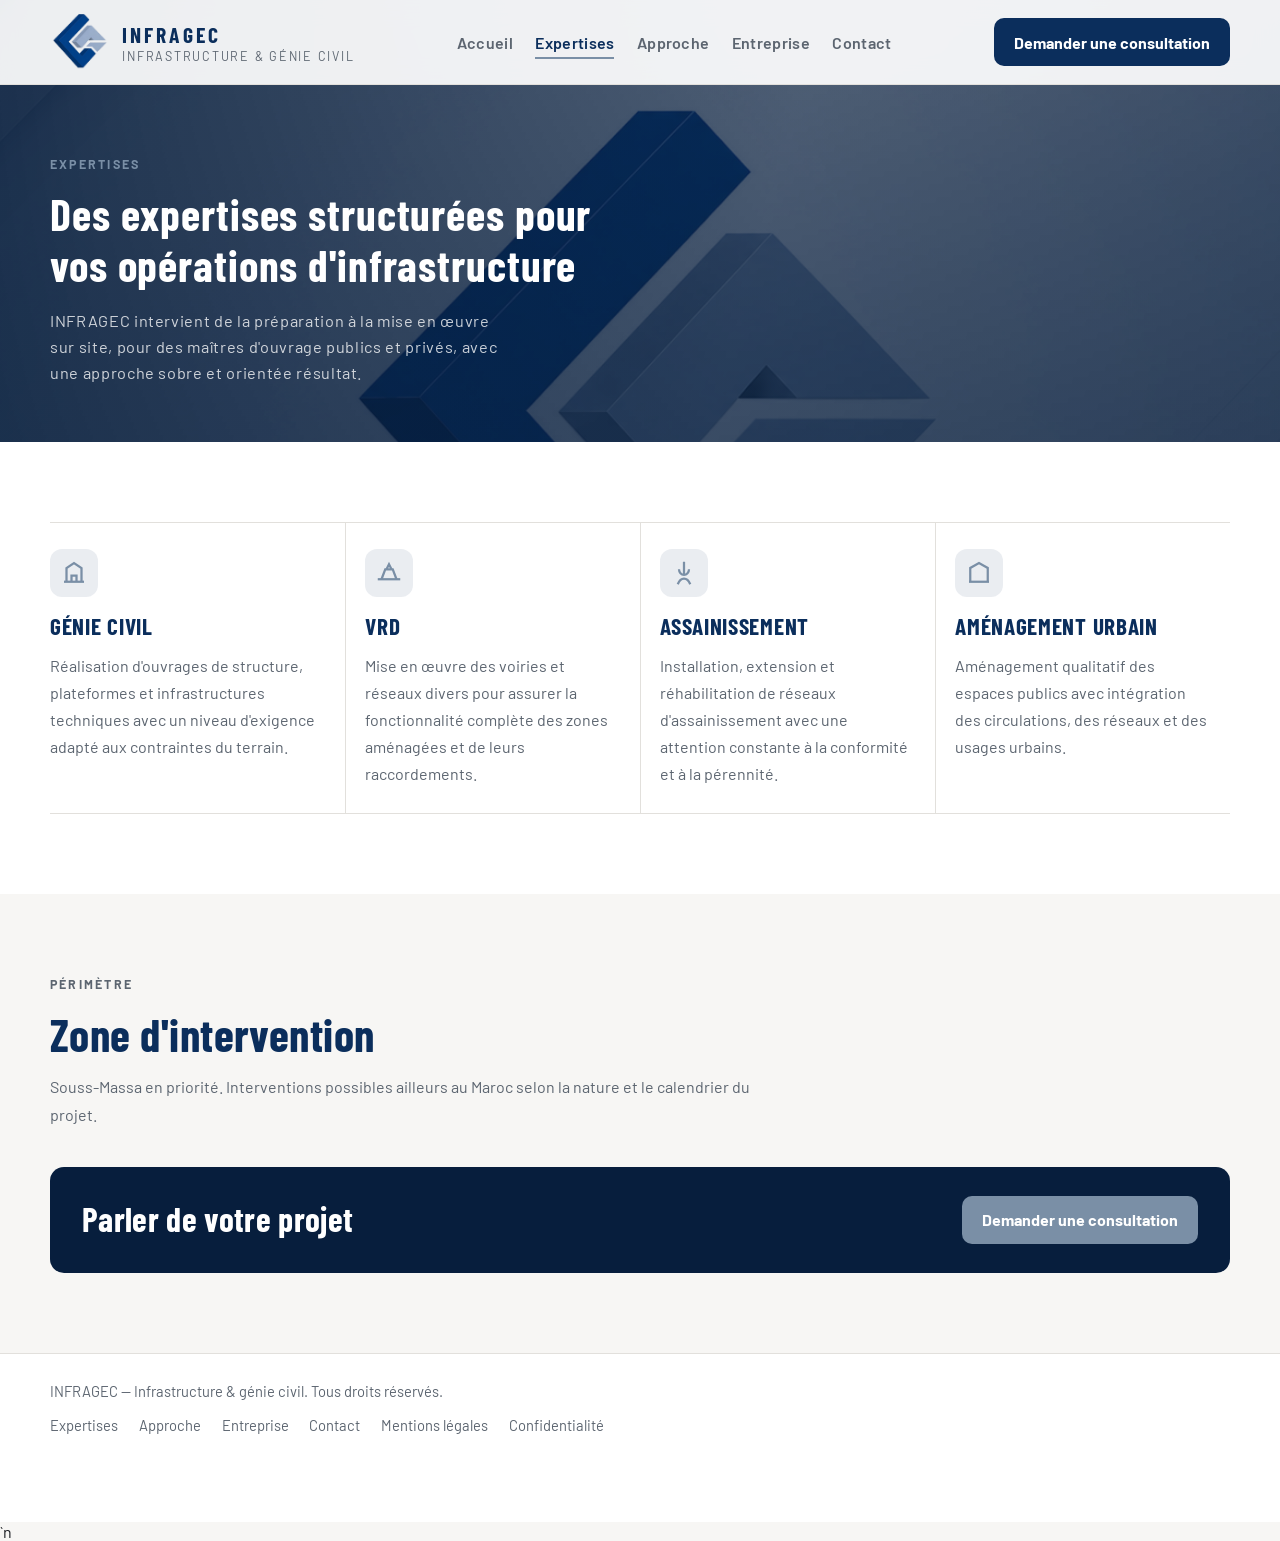
<file: expertises.html>
<!DOCTYPE html>
<html lang="fr">
  <head>
    <meta charset="UTF-8" />
    <meta name="viewport" content="width=device-width, initial-scale=1.0" />
    <title>Expertises | INFRAGEC</title>
    <meta
      name="description"
      content="Expertises INFRAGEC : génie civil, VRD, assainissement et aménagement urbain pour opérations d'infrastructure."
    />
    <link rel="canonical" href="https://infragec.com/expertises.html" />
    <link rel="icon" href="/favicon.ico" />
    <link rel="icon" type="image/png" sizes="32x32" href="/favicon-32x32.png" />
    <link rel="icon" type="image/png" sizes="16x16" href="/favicon-16x16.png" />
    <link rel="preconnect" href="https://fonts.googleapis.com" />
    <link rel="preconnect" href="https://fonts.gstatic.com" crossorigin />
    <link
      href="https://fonts.googleapis.com/css2?family=Barlow:wght@400;500;600;700&family=Barlow+Condensed:wght@600;700;800&display=swap"
      rel="stylesheet"
    />
    <link rel="stylesheet" href="styles.css" />
  </head>
  <body>
    <div class="page-background" aria-hidden="true">
      <div class="page-background-media"></div>
      <div class="page-background-overlay"></div>
    </div>

    <header class="site-header">
      <div class="container header-inner">
        <a class="brand" href="index.html" aria-label="Retour à l'accueil">
          <span class="brand-mark">
            <img src="Logo Infragec.png" alt="Logo INFRAGEC" />
          </span>
          <span class="brand-copy">
            <strong>INFRAGEC</strong>
            <span>Infrastructure &amp; génie civil</span>
          </span>
        </a>

        <button class="menu-toggle" type="button" aria-expanded="false" aria-controls="main-nav">
          Menu
        </button>

        <nav class="main-nav" id="main-nav" aria-label="Navigation principale">
          <a href="index.html">Accueil</a>
          <a class="is-active" href="expertises.html" aria-current="page">Expertises</a>
          <a href="approche.html">Approche</a>
          <a href="entreprise.html">Entreprise</a>
          <a href="contact.html">Contact</a>
        </nav>

        <a class="header-button" href="contact.html">Demander une consultation</a>
      </div>
    </header>

    <main>
      <section class="hero page-hero">
        <div class="container hero-inner">
          <div class="hero-copy reveal">
            <p class="kicker">Expertises</p>
            <h1 class="hero-promise">
              Des expertises structurées pour vos opérations d'infrastructure
            </h1>
            <p class="hero-description">
              INFRAGEC intervient de la préparation à la mise en œuvre sur site, pour
              des maîtres d'ouvrage publics et privés, avec une approche sobre et
              orientée résultat.
            </p>
          </div>
        </div>
      </section>

      <section class="section">
        <div class="container">
          <div class="services-grid">
            <article class="service-card reveal">
              <div class="service-icon" aria-hidden="true">
                <svg viewBox="0 0 24 24" width="30" height="30" fill="none" stroke="currentColor" stroke-width="1.8">
                  <path d="M4 19h16" />
                  <path d="M6 19V8l6-4 6 4v11" />
                  <path d="M10 19v-5h4v5" />
                </svg>
              </div>
              <h3>Génie civil</h3>
              <p>
                Réalisation d'ouvrages de structure, plateformes et infrastructures
                techniques avec un niveau d'exigence adapté aux contraintes du terrain.
              </p>
            </article>

            <article class="service-card reveal">
              <div class="service-icon" aria-hidden="true">
                <svg viewBox="0 0 24 24" width="30" height="30" fill="none" stroke="currentColor" stroke-width="1.8">
                  <path d="M3 17h18" />
                  <path d="M6 17l3-8h6l3 8" />
                  <path d="M10 9l2-4 2 4" />
                </svg>
              </div>
              <h3>VRD</h3>
              <p>
                Mise en œuvre des voiries et réseaux divers pour assurer la fonctionnalité
                complète des zones aménagées et de leurs raccordements.
              </p>
            </article>

            <article class="service-card reveal">
              <div class="service-icon" aria-hidden="true">
                <svg viewBox="0 0 24 24" width="30" height="30" fill="none" stroke="currentColor" stroke-width="1.8">
                  <path d="M12 3v10" />
                  <path d="M8 9c0 2.5 1.8 4.5 4 4.5s4-2 4-4.5" />
                  <path d="M7 21c1.2-3.1 3-4.6 5-4.6s3.8 1.5 5 4.6" />
                </svg>
              </div>
              <h3>Assainissement</h3>
              <p>
                Installation, extension et réhabilitation de réseaux d'assainissement
                avec une attention constante à la conformité et à la pérennité.
              </p>
            </article>

            <article class="service-card reveal">
              <div class="service-icon" aria-hidden="true">
                <svg viewBox="0 0 24 24" width="30" height="30" fill="none" stroke="currentColor" stroke-width="1.8">
                  <path d="M4 19h16" />
                  <path d="M5 19V8l7-4 7 4v11" />
                  <path d="M9 11h.01" />
                  <path d="M15 11h.01" />
                  <path d="M9 15h.01" />
                  <path d="M15 15h.01" />
                </svg>
              </div>
              <h3>Aménagement urbain</h3>
              <p>
                Aménagement qualitatif des espaces publics avec intégration des
                circulations, des réseaux et des usages urbains.
              </p>
            </article>
          </div>
        </div>
      </section>

      <section class="section alt">
        <div class="container">
          <div class="section-header reveal">
            <p class="kicker section-kicker">Périmètre</p>
            <h2>Zone d'intervention</h2>
            <p>
              Souss-Massa en priorité. Interventions possibles ailleurs au Maroc
              selon la nature et le calendrier du projet.
            </p>
          </div>

          <div class="closing-band reveal">
            <h2>Parler de votre projet</h2>
            <a class="button button-navy" href="contact.html">Demander une consultation</a>
          </div>
        </div>
      </section>
    </main>

    <footer class="site-footer">
      <div class="container footer-inner">
        <div>INFRAGEC — Infrastructure &amp; génie civil. Tous droits réservés.</div>
        <nav class="footer-nav" aria-label="Pied de page">
          <a href="expertises.html">Expertises</a>
          <a href="approche.html">Approche</a>
          <a href="entreprise.html">Entreprise</a>
          <a href="contact.html">Contact</a>
          <a href="mentions-legales.html">Mentions légales</a>
          <a href="confidentialite.html">Confidentialité</a>
        </nav>
      </div>
    </footer>
    <div class="mobile-cta" aria-label="Actions rapides">
      <div class="mobile-cta-inner">
        <a class="button button-navy" href="contact.html">Consultation</a>
        <a class="button whatsapp-mini" href="https://wa.me/212661429451" target="_blank" rel="noreferrer">WhatsApp</a>
      </div>
    </div>
`n    <script src="script.js"></script>
  </body>
</html>
</file>
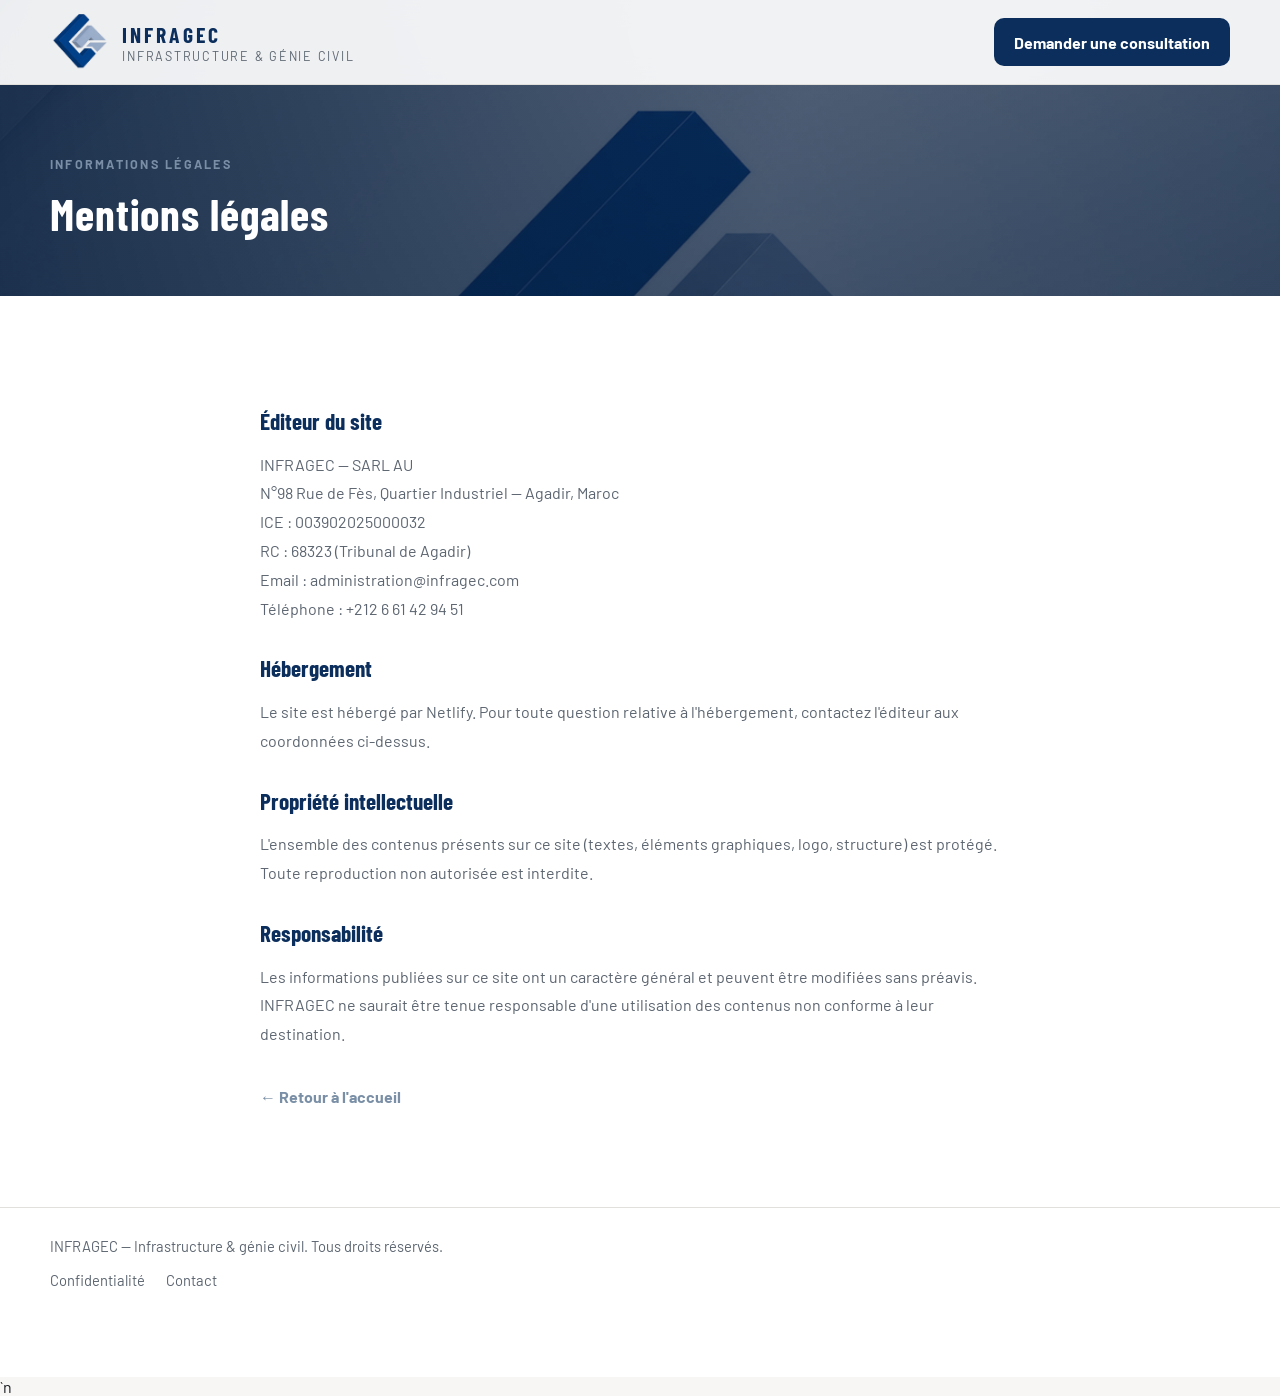
<file: mentions-legales.html>
<!DOCTYPE html>
<html lang="fr">
  <head>
    <meta charset="UTF-8" />
    <meta name="viewport" content="width=device-width, initial-scale=1.0" />
    <title>Mentions légales | INFRAGEC</title>
    <meta name="description" content="Mentions légales du site INFRAGEC." />
    <meta name="robots" content="noindex" />
    <link rel="icon" href="/favicon.ico" />
    <link rel="stylesheet" href="https://fonts.googleapis.com/css2?family=Barlow:wght@400;500;600;700&family=Barlow+Condensed:wght@600;700;800&display=swap" />
    <link rel="stylesheet" href="styles.css" />
  </head>
  <body>
    <div class="page-background" aria-hidden="true">
      <div class="page-background-media"></div>
      <div class="page-background-overlay"></div>
    </div>

    <header class="site-header">
      <div class="container header-inner">
        <a class="brand" href="index.html" aria-label="Retour à l'accueil">
          <span class="brand-mark">
            <img src="Logo Infragec.png" alt="Logo INFRAGEC" />
          </span>
          <span class="brand-copy">
            <strong>INFRAGEC</strong>
            <span>Infrastructure &amp; génie civil</span>
          </span>
        </a>
        <a class="header-button" href="contact.html">Demander une consultation</a>
      </div>
    </header>

    <main>
      <section class="hero page-hero">
        <div class="container hero-inner">
          <div class="hero-copy reveal">
            <p class="kicker">Informations légales</p>
            <h1 class="hero-promise">Mentions légales</h1>
          </div>
        </div>
      </section>

      <section class="section">
        <div class="container legal-content reveal">
          <h2>Éditeur du site</h2>
          <p>
            INFRAGEC — SARL AU<br />
            N°98 Rue de Fès, Quartier Industriel — Agadir, Maroc<br />
            ICE : 003902025000032<br />
            RC : 68323 (Tribunal de Agadir)<br />
            Email :
            <a href="mailto:administration@infragec.com">administration@infragec.com</a><br />
            Téléphone :
            <a href="tel:+212661429451">+212 6 61 42 94 51</a>
          </p>

          <h2>Hébergement</h2>
          <p>
            Le site est hébergé par Netlify. Pour toute question relative à l'hébergement,
            contactez l'éditeur aux coordonnées ci-dessus.
          </p>

          <h2>Propriété intellectuelle</h2>
          <p>
            L'ensemble des contenus présents sur ce site (textes, éléments graphiques,
            logo, structure) est protégé. Toute reproduction non autorisée est interdite.
          </p>

          <h2>Responsabilité</h2>
          <p>
            Les informations publiées sur ce site ont un caractère général et peuvent être
            modifiées sans préavis. INFRAGEC ne saurait être tenue responsable d'une
            utilisation des contenus non conforme à leur destination.
          </p>

          <p><a class="text-link" href="index.html">← Retour à l'accueil</a></p>
        </div>
      </section>
    </main>

    <footer class="site-footer">
      <div class="container footer-inner">
        <div>INFRAGEC — Infrastructure &amp; génie civil. Tous droits réservés.</div>
        <nav class="footer-nav" aria-label="Pied de page">
          <a href="confidentialite.html">Confidentialité</a>
          <a href="contact.html">Contact</a>
        </nav>
      </div>
    </footer>
    <div class="mobile-cta" aria-label="Actions rapides">
      <div class="mobile-cta-inner">
        <a class="button button-navy" href="contact.html">Consultation</a>
        <a class="button whatsapp-mini" href="https://wa.me/212661429451" target="_blank" rel="noreferrer">WhatsApp</a>
      </div>
    </div>
`n    <script src="script.js"></script>
  </body>
</html>
</file>
<file: styles.css>
:root {
  --navy: #0b2e5c;
  --navy-deep: #071e3d;
  --accent: #7a8fa6;
  --accent-soft: rgba(122, 143, 166, 0.16);
  --white: #ffffff;
  --paper: #f7f6f4;
  --line: #e2e0dc;
  --ink: #1a1d21;
  --muted: #5c6570;
  --shadow: 0 18px 40px rgba(0, 0, 0, 0.08);
  --radius-lg: 20px;
  --radius-md: 14px;
  --radius-sm: 10px;
  --container: 1180px;
}

* {
  box-sizing: border-box;
}

html {
  scroll-behavior: smooth;
}

body {
  margin: 0;
  font-family: "Barlow", sans-serif;
  color: var(--ink);
  min-height: 100vh;
  background: var(--paper);
}

a {
  color: inherit;
  text-decoration: none;
}

button,
input,
textarea,
select {
  font: inherit;
}

.container {
  width: min(var(--container), calc(100% - 2rem));
  margin: 0 auto;
}

/* Background only behind hero */
.page-background {
  position: absolute;
  inset: 0 0 auto;
  height: min(92vh, 820px);
  z-index: 0;
  overflow: hidden;
  pointer-events: none;
}

.page-background-media {
  position: absolute;
  inset: -8% -4%;
  background-image: url("site background.png");
  background-position: center center;
  background-repeat: no-repeat;
  background-size: cover;
  transform: scale(1.08);
  transform-origin: center top;
}

.page-background-overlay {
  position: absolute;
  inset: 0;
  background:
    linear-gradient(105deg, rgba(7, 30, 61, 0.88), rgba(7, 30, 61, 0.62) 55%, rgba(7, 30, 61, 0.72)),
    linear-gradient(180deg, rgba(7, 30, 61, 0.2), rgba(7, 30, 61, 0.55) 70%, var(--paper) 100%);
}

.site-header,
main,
.site-footer {
  position: relative;
  z-index: 2;
}

.site-header {
  position: sticky;
  top: 0;
  z-index: 50;
  background: rgba(255, 255, 255, 0.92);
  border-bottom: 1px solid var(--line);
  backdrop-filter: blur(12px);
}

.header-inner {
  display: flex;
  align-items: center;
  justify-content: space-between;
  gap: 1rem;
  min-height: 84px;
}

.brand {
  display: flex;
  align-items: center;
  gap: 0.9rem;
}

.brand-mark {
  display: inline-flex;
  align-items: center;
  justify-content: center;
  width: 58px;
  height: 58px;
  flex: 0 0 auto;
}

.brand-mark img {
  width: 100%;
  height: 100%;
  object-fit: contain;
}

.brand-copy {
  display: grid;
  gap: 0.12rem;
}

.brand-copy strong {
  font-family: "Barlow Condensed", sans-serif;
  font-size: 1.35rem;
  letter-spacing: 0.14em;
  color: var(--navy);
}

.brand-copy span {
  color: var(--muted);
  font-size: 0.78rem;
  text-transform: uppercase;
  letter-spacing: 0.14em;
}

.menu-toggle {
  display: none;
  border: 1px solid var(--line);
  border-radius: var(--radius-sm);
  background: var(--white);
  color: var(--navy);
  padding: 0.85rem 1rem;
  font-weight: 700;
}

.main-nav {
  display: flex;
  align-items: center;
  gap: 1.4rem;
}

.main-nav a {
  position: relative;
  color: var(--muted);
  font-weight: 600;
  letter-spacing: 0.02em;
  transition: color 180ms ease;
}

.main-nav a:hover,
.main-nav a:focus-visible {
  color: var(--navy);
}

.main-nav a.is-active {
  color: var(--navy);
}

.main-nav a.is-active::after {
  content: "";
  position: absolute;
  left: 0;
  right: 0;
  bottom: -0.45rem;
  height: 2px;
  background: var(--accent);
}

.header-button,
.button {
  display: inline-flex;
  align-items: center;
  justify-content: center;
  min-height: 48px;
  padding: 0.85rem 1.25rem;
  border-radius: var(--radius-sm);
  font-weight: 700;
  transition:
    transform 180ms ease,
    background 180ms ease,
    border-color 180ms ease,
    color 180ms ease,
    box-shadow 180ms ease;
}

.header-button,
.button-navy {
  background: var(--navy);
  color: var(--white);
}

.header-button:hover,
.header-button:focus-visible,
.button-navy:hover,
.button-navy:focus-visible {
  background: var(--navy-deep);
  transform: translateY(-2px);
}

.hero {
  position: relative;
  overflow: hidden;
  color: var(--white);
  min-height: min(88vh, 760px);
  display: flex;
  flex-direction: column;
  justify-content: center;
}

.hero-inner {
  position: relative;
  z-index: 1;
  display: grid;
  grid-template-columns: minmax(0, 720px);
  padding: 5.5rem 0 4.5rem;
}

.page-hero {
  min-height: auto;
}

.page-hero .hero-inner {
  padding: 4.5rem 0 3.5rem;
}

.kicker {
  margin: 0 0 1rem;
  color: var(--accent);
  text-transform: uppercase;
  letter-spacing: 0.18em;
  font-size: 0.78rem;
  font-weight: 700;
}

.section-kicker {
  color: var(--accent);
}

h1,
h2,
h3 {
  margin: 0;
  line-height: 1.15;
}

h1,
h2 {
  font-family: "Barlow Condensed", sans-serif;
}

.hero-brand {
  margin: 0;
  font-family: "Barlow Condensed", sans-serif;
  font-size: clamp(3.2rem, 8vw, 5.8rem);
  font-weight: 800;
  letter-spacing: 0.08em;
  text-transform: uppercase;
  line-height: 0.95;
}

.hero-tagline {
  margin: 0.65rem 0 0;
  color: rgba(255, 255, 255, 0.62);
  font-size: 0.95rem;
  font-weight: 600;
  letter-spacing: 0.14em;
  text-transform: uppercase;
}

.hero-promise {
  margin: 1.15rem 0 0;
  max-width: 16ch;
  font-family: "Barlow Condensed", sans-serif;
  font-size: clamp(1.85rem, 3.8vw, 2.75rem);
  font-weight: 700;
  letter-spacing: 0.02em;
  line-height: 1.15;
  color: var(--white);
}

.page-hero .hero-promise {
  max-width: 28ch;
}

.hero-description {
  max-width: 52ch;
  margin: 1.1rem 0 0;
  color: rgba(255, 255, 255, 0.78);
  font-size: 1.02rem;
  letter-spacing: 0.04em;
  line-height: 1.6;
}

.hero-actions {
  display: flex;
  flex-wrap: wrap;
  gap: 0.9rem;
  margin-top: 2rem;
}

.button-primary {
  background: var(--white);
  color: var(--navy);
  box-shadow: 0 12px 28px rgba(0, 0, 0, 0.18);
}

.button-primary:hover,
.button-primary:focus-visible {
  background: #f3f1ed;
  transform: translateY(-2px);
}

.button-secondary {
  border: 1px solid rgba(255, 255, 255, 0.35);
  color: var(--white);
  background: transparent;
}

.button-secondary:hover,
.button-secondary:focus-visible {
  background: rgba(255, 255, 255, 0.08);
  border-color: rgba(255, 255, 255, 0.55);
  transform: translateY(-2px);
}

.section {
  position: relative;
  padding: 5rem 0;
  background: var(--white);
}

.section.alt {
  background: var(--paper);
}

.section-header {
  display: grid;
  gap: 0.75rem;
  max-width: 720px;
  margin-bottom: 2.4rem;
}

.section-header p {
  margin: 0;
  color: var(--muted);
  line-height: 1.75;
}

.section-header h2 {
  font-size: clamp(2rem, 4vw, 2.85rem);
  color: var(--navy);
  font-weight: 700;
  letter-spacing: 0.01em;
}

/* Flat content blocks — no heavy cards by default */
.audience-grid,
.steps-grid,
.trust-grid,
.services-grid {
  display: grid;
  gap: 1.5rem;
}

.audience-grid {
  grid-template-columns: repeat(2, minmax(0, 1fr));
  gap: 0;
  border-top: 1px solid var(--line);
}

.audience-card {
  padding: 1.8rem 1.6rem 1.8rem 0;
  border-bottom: 1px solid var(--line);
}

.audience-card:last-child {
  padding-left: 1.6rem;
  padding-right: 0;
  border-left: 1px solid var(--line);
}

.audience-card h3,
.step-card h3,
.trust-card h3,
.service-card h3,
.content-panel h3,
.about-panel h3,
.contact-panel h3,
.contact-form h3 {
  font-family: "Barlow Condensed", sans-serif;
  font-size: 1.45rem;
  letter-spacing: 0.03em;
  text-transform: uppercase;
  color: var(--navy);
}

.audience-card p,
.step-card p,
.trust-card p,
.service-card p,
.content-panel p,
.content-panel li,
.about-panel p,
.contact-panel p {
  margin: 0.75rem 0 0;
  color: var(--muted);
  line-height: 1.7;
}

.text-link,
.section-cta {
  display: inline-flex;
  margin-top: 1.1rem;
  color: var(--accent);
  font-weight: 700;
}

.text-link:hover,
.section-cta:hover {
  color: var(--navy);
}

.services-grid {
  grid-template-columns: repeat(4, minmax(0, 1fr));
  gap: 0;
  border-top: 1px solid var(--line);
}

.service-card {
  padding: 1.6rem 1.2rem 1.6rem 0;
  border-bottom: 1px solid var(--line);
}

.service-card + .service-card {
  padding-left: 1.2rem;
  border-left: 1px solid var(--line);
}

.service-icon {
  display: inline-flex;
  align-items: center;
  justify-content: center;
  width: 48px;
  height: 48px;
  margin-bottom: 1rem;
  border-radius: 12px;
  background: var(--accent-soft);
  color: var(--accent);
}

.steps-grid {
  grid-template-columns: repeat(4, minmax(0, 1fr));
  gap: 1.5rem;
}

.step-card {
  padding: 0;
  border: 0;
  background: transparent;
  box-shadow: none;
}

.step-index {
  display: inline-block;
  margin-bottom: 0.7rem;
  color: var(--accent);
  font-family: "Barlow Condensed", sans-serif;
  font-size: 1.35rem;
  font-weight: 700;
  letter-spacing: 0.12em;
}

.trust-grid {
  grid-template-columns: repeat(3, minmax(0, 1fr));
  gap: 0;
  border-top: 1px solid var(--line);
}

.trust-card {
  padding: 1.5rem 1.3rem 1.5rem 0;
  border-bottom: 1px solid var(--line);
  background: transparent;
  box-shadow: none;
}

.trust-card + .trust-card {
  padding-left: 1.3rem;
  border-left: 1px solid var(--line);
}

.closing-band {
  display: flex;
  flex-wrap: wrap;
  align-items: center;
  justify-content: space-between;
  gap: 1.2rem;
  margin-top: 2rem;
  padding: 1.8rem 2rem;
  border-radius: var(--radius-md);
  background: var(--navy-deep);
  color: var(--white);
}

.closing-band h2 {
  font-size: clamp(1.6rem, 3vw, 2.1rem);
  color: var(--white);
  letter-spacing: 0.01em;
}

.closing-band .button-navy {
  background: var(--accent);
}

.closing-band .button-navy:hover,
.closing-band .button-navy:focus-visible {
  background: #657a90;
}

.about-grid,
.contact-grid {
  display: grid;
  grid-template-columns: minmax(0, 1.05fr) minmax(320px, 0.95fr);
  gap: 1.5rem;
  align-items: start;
}

.about-panel,
.contact-panel,
.contact-form,
.content-panel {
  padding: 1.7rem;
  background: var(--white);
  border: 1px solid var(--line);
  border-radius: var(--radius-md);
}

.section.alt .about-panel,
.section.alt .contact-panel,
.section.alt .contact-form,
.section.alt .content-panel {
  box-shadow: var(--shadow);
}

.about-highlights {
  display: grid;
  gap: 1rem;
  margin-top: 1.3rem;
}

.about-highlights article {
  padding: 1rem 0;
  border-top: 1px solid var(--line);
}

.about-highlights strong {
  display: block;
  font-family: "Barlow Condensed", sans-serif;
  font-size: 1.15rem;
  text-transform: uppercase;
  color: var(--navy);
}

.about-highlights span {
  display: block;
  margin-top: 0.3rem;
  color: var(--muted);
  line-height: 1.55;
}

.contact-list {
  display: grid;
  gap: 0.85rem;
  margin-top: 1.1rem;
}

.contact-item {
  padding: 0.95rem 0;
  border-top: 1px solid var(--line);
}

.contact-item strong {
  display: block;
  font-family: "Barlow Condensed", sans-serif;
  font-size: 0.95rem;
  text-transform: uppercase;
  letter-spacing: 0.08em;
  color: var(--accent);
}

.contact-item span,
.contact-item a {
  display: inline-block;
  margin-top: 0.3rem;
  color: var(--ink);
  font-weight: 600;
}

.whatsapp-button {
  display: inline-flex;
  align-items: center;
  justify-content: center;
  width: 100%;
  min-height: 50px;
  margin-top: 1rem;
  border-radius: var(--radius-sm);
  background: #1f9d55;
  color: var(--white);
  font-weight: 700;
  transition:
    transform 180ms ease,
    background 180ms ease;
}

.whatsapp-button:hover,
.whatsapp-button:focus-visible {
  background: #1a8849;
  transform: translateY(-2px);
}

.contact-form form {
  display: grid;
  gap: 1rem;
  margin-top: 1rem;
}

.form-row {
  display: grid;
  grid-template-columns: repeat(2, minmax(0, 1fr));
  gap: 1rem;
}

label {
  display: grid;
  gap: 0.45rem;
  color: var(--ink);
  font-size: 0.94rem;
  font-weight: 600;
}

input,
textarea,
select {
  width: 100%;
  padding: 0.95rem 1rem;
  border: 1px solid var(--line);
  border-radius: var(--radius-sm);
  background: var(--paper);
  color: var(--ink);
  transition:
    border-color 180ms ease,
    box-shadow 180ms ease,
    background 180ms ease;
}

input:focus,
textarea:focus,
select:focus {
  outline: none;
  background: var(--white);
  border-color: rgba(122, 143, 166, 0.55);
  box-shadow: 0 0 0 4px var(--accent-soft);
}

textarea {
  min-height: 150px;
  resize: vertical;
}

.submit-button {
  border: 0;
  cursor: pointer;
}

.form-note {
  margin: 0.4rem 0 0;
  color: var(--muted);
  font-size: 0.9rem;
  line-height: 1.55;
}

.form-note a {
  color: var(--accent);
  text-decoration: underline;
}

.form-status {
  display: none;
  margin-top: 0.8rem;
  padding: 0.95rem 1rem;
  border-radius: var(--radius-sm);
  border: 1px solid rgba(31, 157, 85, 0.25);
  background: rgba(31, 157, 85, 0.1);
  color: #146c3a;
  font-weight: 600;
}

.form-status.is-visible {
  display: block;
}

.legal-content {
  max-width: 760px;
}

.legal-content h2 {
  margin-top: 2rem;
  font-size: 1.45rem;
  color: var(--navy);
}

.legal-content p,
.legal-content li {
  color: var(--muted);
  line-height: 1.8;
}

.legal-content ul {
  padding-left: 1.2rem;
}

.site-footer {
  padding: 1.8rem 0 5.5rem;
  background: var(--white);
  border-top: 1px solid var(--line);
  color: var(--muted);
  font-size: 0.92rem;
}

.footer-inner {
  display: grid;
  gap: 1rem;
}

.footer-nav {
  display: flex;
  flex-wrap: wrap;
  gap: 0.9rem 1.3rem;
}

.footer-nav a:hover,
.footer-nav a:focus-visible {
  color: var(--accent);
}

/* Sticky mobile CTA */
.mobile-cta {
  display: none;
  position: fixed;
  left: 0;
  right: 0;
  bottom: 0;
  z-index: 60;
  padding: 0.7rem 0.9rem calc(0.7rem + env(safe-area-inset-bottom));
  background: rgba(255, 255, 255, 0.96);
  border-top: 1px solid var(--line);
  backdrop-filter: blur(10px);
}

.mobile-cta-inner {
  display: grid;
  grid-template-columns: 1fr auto;
  gap: 0.65rem;
  width: min(var(--container), 100%);
  margin: 0 auto;
}

.mobile-cta .button {
  min-height: 46px;
  font-size: 0.92rem;
}

.mobile-cta .whatsapp-mini {
  min-width: 120px;
  background: #1f9d55;
  color: var(--white);
}

.reveal {
  opacity: 0;
  transform: translateY(14px);
  transition:
    opacity 480ms ease,
    transform 480ms ease;
}

.reveal.is-visible {
  opacity: 1;
  transform: translateY(0);
}

@media (max-width: 1080px) {
  .services-grid,
  .steps-grid,
  .trust-grid,
  .about-grid,
  .contact-grid,
  .audience-grid {
    grid-template-columns: 1fr;
  }

  .audience-card,
  .service-card,
  .trust-card {
    padding: 1.4rem 0;
    border-left: 0 !important;
  }

  .audience-card:last-child,
  .service-card + .service-card,
  .trust-card + .trust-card {
    padding-left: 0;
  }

  .services-grid {
    grid-template-columns: repeat(2, minmax(0, 1fr));
    gap: 0 1.2rem;
  }

  .service-card + .service-card {
    border-left: 0;
  }
}

@media (max-width: 760px) {
  .header-inner {
    flex-wrap: wrap;
    padding: 0.9rem 0;
  }

  .menu-toggle {
    display: inline-flex;
    margin-left: auto;
  }

  .main-nav {
    display: none;
    width: 100%;
    flex-direction: column;
    align-items: flex-start;
    padding-top: 0.75rem;
  }

  .main-nav.is-open {
    display: flex;
  }

  .main-nav a.is-active::after {
    bottom: -0.2rem;
  }

  .header-button {
    display: none;
  }

  .hero-inner {
    padding: 4.5rem 0 3.2rem;
  }

  .services-grid,
  .form-row {
    grid-template-columns: 1fr;
  }

  .mobile-cta {
    display: block;
  }

  .site-footer {
    padding-bottom: 6.5rem;
  }

  .page-background {
    height: min(85vh, 680px);
  }
}

@media (prefers-reduced-motion: reduce) {
  html {
    scroll-behavior: auto;
  }

  *,
  *::before,
  *::after {
    transition: none !important;
    animation: none !important;
  }

  .reveal {
    opacity: 1;
    transform: none;
  }
}
</file>
